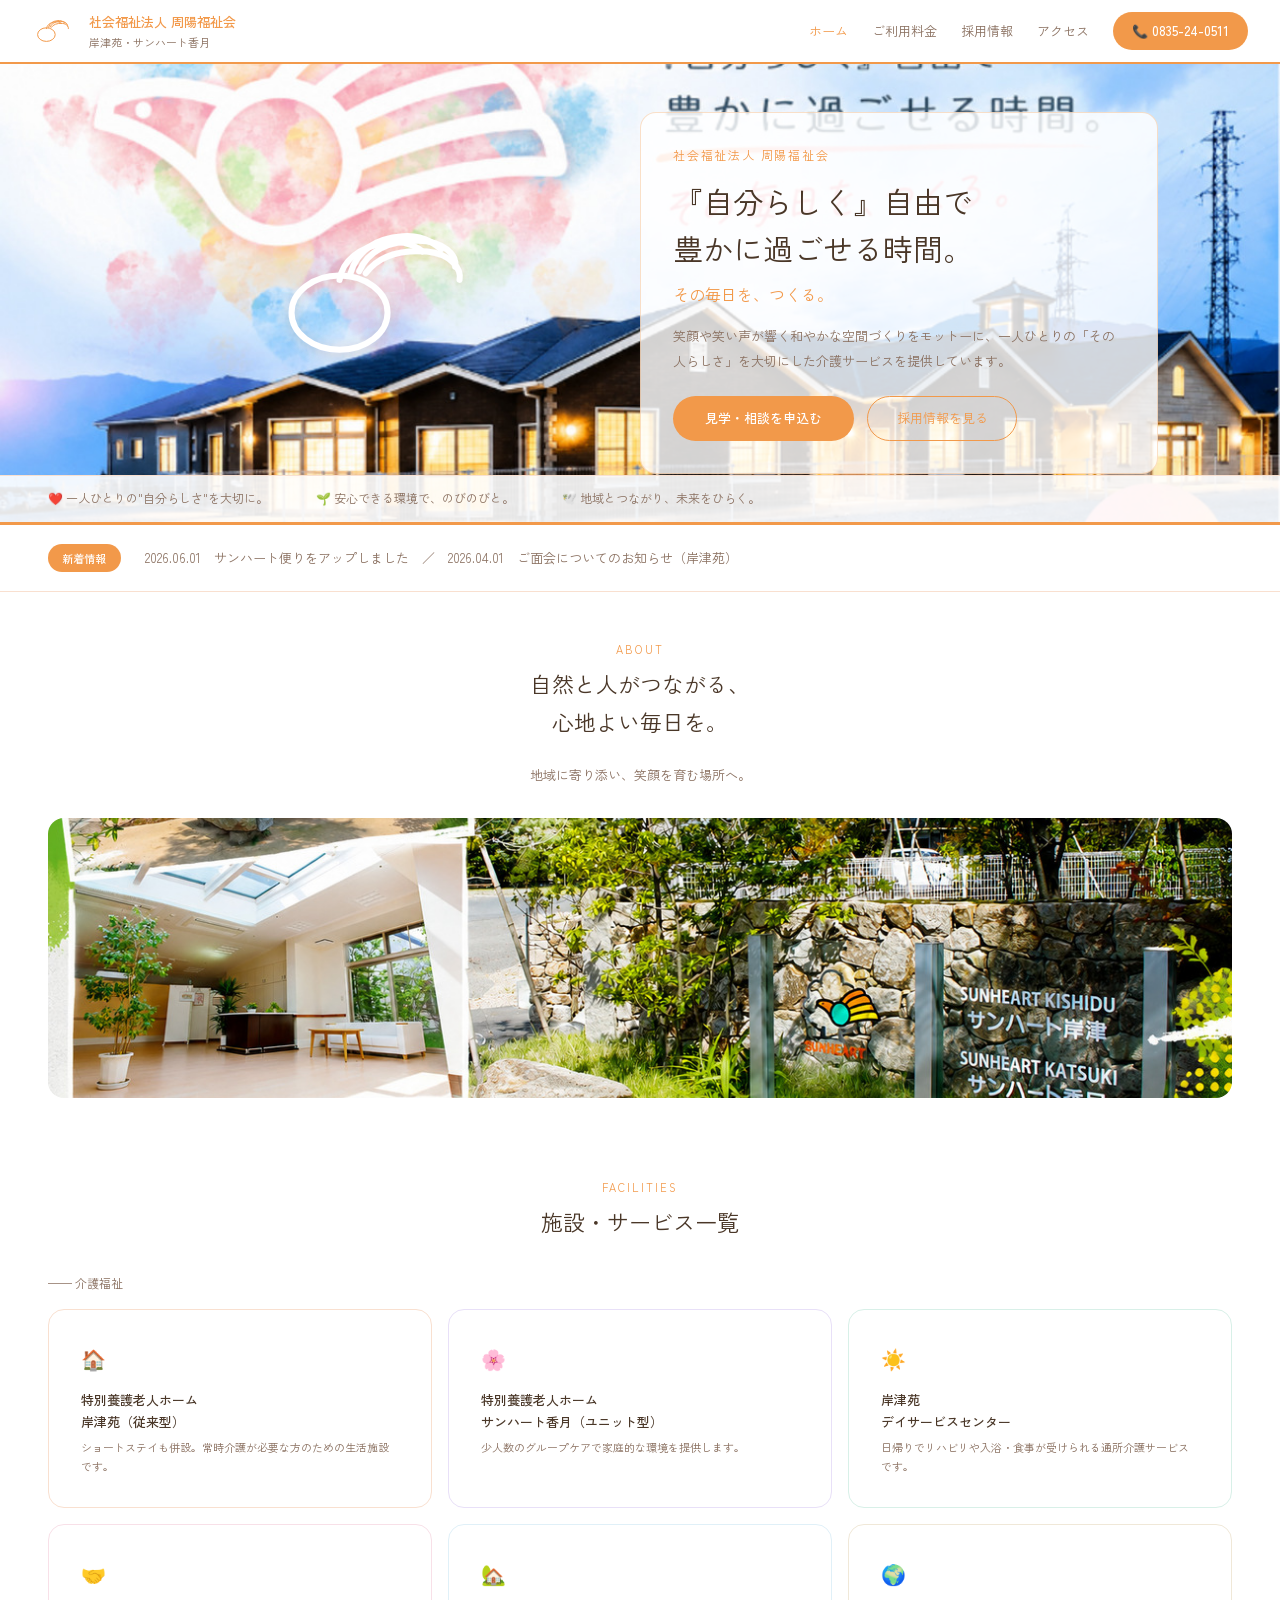
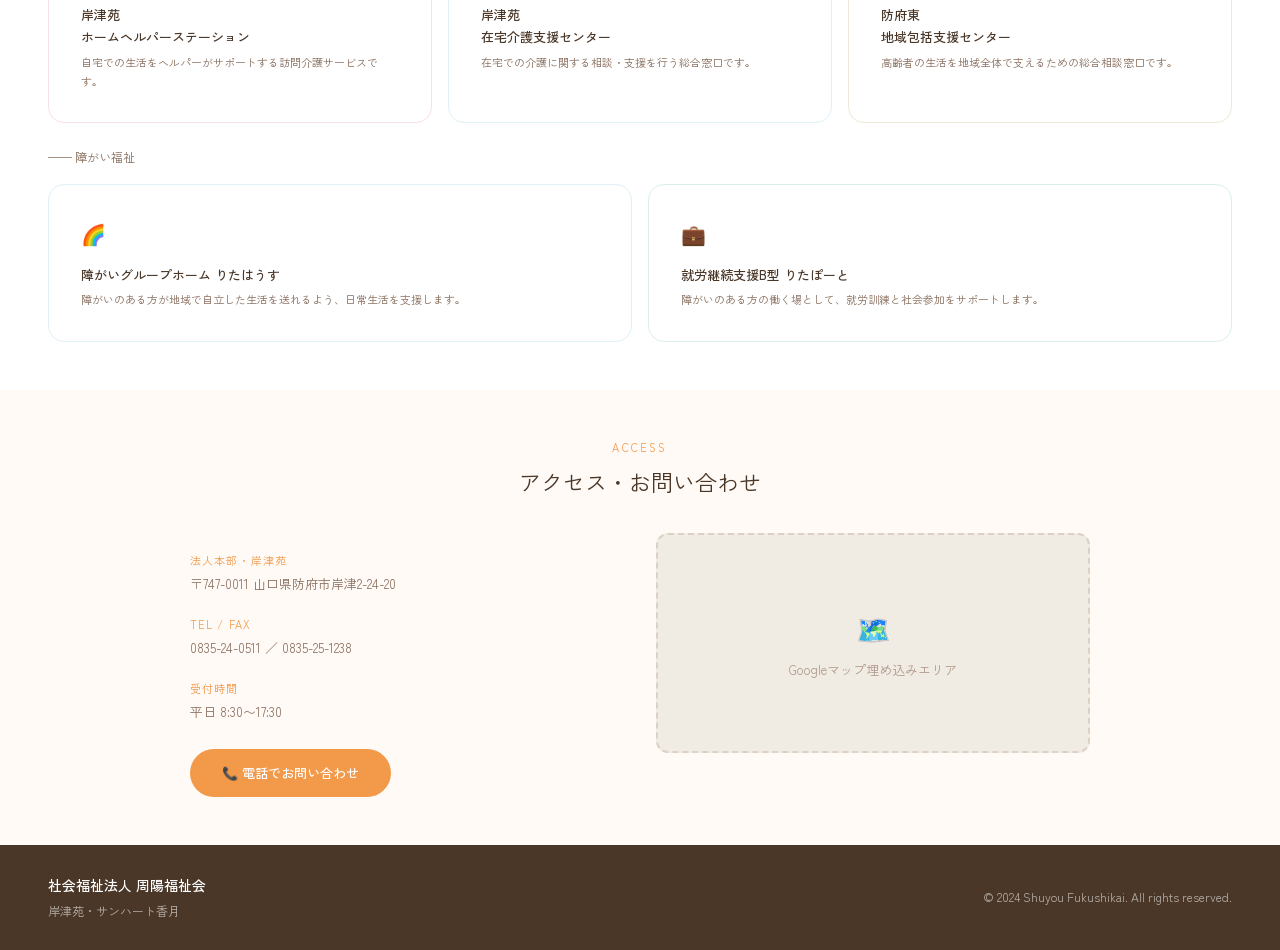
<file: index.html>
<!DOCTYPE html>
<html lang="ja">
<head>
<meta charset="UTF-8">
<meta name="viewport" content="width=device-width, initial-scale=1.0">
<meta name="description" content="社会福祉法人周陽福祉会「岸津苑」は、「自分らしく」自由で豊かに過ごせる安らぎの時間をモットーに、笑顔や笑い声が響く和やかな空間づくりを行っています。">
<title>社会福祉法人 周陽福祉会｜岸津苑・サンハート香月</title>
<link rel="stylesheet" href="style.css">
</head>
<body>

<!-- ナビゲーション -->
<nav>
  <a href="index.html" class="nav-logo">
    <svg width="44" height="32" viewBox="0 0 220 160" fill="none">
      <ellipse cx="72" cy="98" rx="44" ry="34" fill="none" stroke="#F2994A" stroke-width="5"/>
      <path d="M72 68 C75 50 90 38 115 34 C135 30 148 42 148 42" stroke="#F2994A" stroke-width="5" fill="none" stroke-linecap="round"/>
      <path d="M82 62 C88 42 104 30 130 28 C152 26 165 40 165 40" stroke="#F2994A" stroke-width="5" fill="none" stroke-linecap="round"/>
      <path d="M90 60 C98 42 116 32 144 32 C168 32 180 46 178 56" stroke="#F2994A" stroke-width="5" fill="none" stroke-linecap="round"/>
      <path d="M96 62 C106 48 124 40 152 42 C174 44 184 58 182 68" stroke="#F2994A" stroke-width="5" fill="none" stroke-linecap="round"/>
    </svg>
    <div class="nav-logo-text">
      <div class="name">社会福祉法人 周陽福祉会</div>
      <div class="sub">岸津苑・サンハート香月</div>
    </div>
  </a>
  <div class="nav-links">
    <a href="index.html" class="active">ホーム</a>
    <a href="price.html">ご利用料金</a>
    <a href="recruit.html">採用情報</a>
    <a href="#access">アクセス</a>
    <a href="tel:0835-24-0511" class="nav-tel">📞 0835-24-0511</a>
  </div>
</nav>

<!-- ヒーロー -->
<src="images/hero-image.jpg"-->
<div style="position:relative;overflow:hidden;min-height:460px;border-bottom:3px solid #F2994A;display:flex;align-items:center">

  <!-- 背景：画像が入るまでの水彩パステル -->
  <!-- 画像を使う場合はこの<svg>を削除して下の<img>のコメントを外してください -->
  <svg style="position:absolute;inset:0;width:100%;height:100%" viewBox="0 0 1200 460" preserveAspectRatio="xMidYMid slice" xmlns="http://www.w3.org/2000/svg">
    <filter id="b"><feGaussianBlur stdDeviation="28"/></filter>
    <g filter="url(#b)" opacity=".5">
      <ellipse cx="120" cy="100" rx="90" ry="80" fill="#F4A7B9"/>
      <ellipse cx="200" cy="80" rx="90" ry="80" fill="#F4A7B9"/>
      <ellipse cx="340" cy="160" rx="100" ry="90" fill="#F9C5A0"/>
      <ellipse cx="440" cy="130" rx="100" ry="90" fill="#F9C5A0"/>
      <ellipse cx="160" cy="260" rx="80" ry="72" fill="#FAE0A0"/>
      <ellipse cx="580" cy="90" rx="90" ry="80" fill="#A8D8C8"/>
      <ellipse cx="820" cy="140" rx="95" ry="85" fill="#A8C8F0"/>
      <ellipse cx="1000" cy="240" rx="90" ry="80" fill="#C8B4E8"/>
      <ellipse cx="420" cy="340" rx="100" ry="90" fill="#F4A7B9"/>
      <ellipse cx="900" cy="380" rx="110" ry="95" fill="#F9C5A0"/>
      <ellipse cx="700" cy="300" rx="85" ry="76" fill="#C8E8A8"/>
    </g>
    <rect width="1200" height="460" fill="rgba(255,250,246,0.3)"/>
  </svg>
  <img src="images/hero-image.jpg" style="position:absolute;inset:0;width:100%;height:100%;object-fit:cover" alt="周陽福祉会">

  <div style="position:relative;z-index:1;display:grid;grid-template-columns:1fr 1fr;width:100%;max-width:1100px;margin:0 auto;padding:3rem 2rem;align-items:center">
    <!-- 鳥ロゴ -->
    <div style="display:flex;align-items:center;justify-content:center">
      <svg width="240" height="180" viewBox="0 0 220 160" fill="none">
        <filter id="s"><feDropShadow dx="0" dy="2" stdDeviation="5" flood-color="rgba(242,153,74,0.25)"/></filter>
        <g filter="url(#s)">
          <ellipse cx="72" cy="98" rx="44" ry="34" fill="none" stroke="#fff" stroke-width="5.5"/>
          <path d="M72 68 C75 50 90 38 115 34 C135 30 148 42 148 42" stroke="#fff" stroke-width="5.5" fill="none" stroke-linecap="round"/>
          <path d="M82 62 C88 42 104 30 130 28 C152 26 165 40 165 40" stroke="#fff" stroke-width="5.5" fill="none" stroke-linecap="round"/>
          <path d="M90 60 C98 42 116 32 144 32 C168 32 180 46 178 56" stroke="#fff" stroke-width="5.5" fill="none" stroke-linecap="round"/>
          <path d="M96 62 C106 48 124 40 152 42 C174 44 184 58 182 68" stroke="#fff" stroke-width="5.5" fill="none" stroke-linecap="round"/>
        </g>
      </svg>
    </div>
    <!-- テキスト -->
    <div>
      <div style="background:rgba(255,255,255,0.82);border-radius:16px;padding:2rem;border:1.5px solid rgba(242,153,74,0.3)">
        <div style="font-size:12px;letter-spacing:.15em;color:#F2994A;margin-bottom:.8rem">社会福祉法人 周陽福祉会</div>
        <h1 style="font-size:clamp(20px,2.8vw,30px);font-weight:400;line-height:1.55;margin-bottom:.6rem">『自分らしく』自由で<br>豊かに過ごせる時間。</h1>
        <p style="font-size:16px;color:#F2994A;margin-bottom:1rem">その毎日を、つくる。</p>
        <p style="font-size:13px;color:#8A7060;line-height:1.9;margin-bottom:1.4rem">笑顔や笑い声が響く和やかな空間づくりをモットーに、一人ひとりの「その人らしさ」を大切にした介護サービスを提供しています。</p>
        <div style="display:flex;gap:.8rem;flex-wrap:wrap">
          <a href="#access" class="btn-orange">見学・相談を申込む</a>
          <a href="recruit.html" class="btn-outline">採用情報を見る</a>
        </div>
      </div>
    </div>
  </div>

  <!-- 3つのキャッチ -->
  <div style="position:absolute;bottom:0;left:0;right:0;background:rgba(255,255,255,0.9);padding:.8rem 3rem;display:flex;gap:3rem;border-top:1px solid #F9E0D0;z-index:2">
    <div style="font-size:12px;color:#8A7060">❤️ 一人ひとりの"自分らしさ"を大切に。</div>
    <div style="font-size:12px;color:#8A7060">🌱 安心できる環境で、のびのびと。</div>
    <div style="font-size:12px;color:#8A7060">🕊️ 地域とつながり、未来をひらく。</div>
  </div>
</div>

<!-- 新着情報 -->
<div style="background:#fff;border-bottom:1px solid #F9E0D0;padding:1.2rem 3rem;display:flex;align-items:center;gap:1.5rem">
  <div style="background:#F2994A;color:#fff;font-size:11px;padding:.3rem .9rem;border-radius:999px;white-space:nowrap;font-weight:500">新着情報</div>
  <div style="font-size:13px;color:#8A7060">
    <!-- ★苑だよりを更新する際はここを編集してください -->
    2026.06.01　サンハート便りをアップしました　／　2026.04.01　ご面会についてのお知らせ（岸津苑）
  </div>
</div>

<!-- 施設紹介エリア -->
<div style="padding:3rem;background:#fff">
  <div style="text-align:center;margin-bottom:2rem">
    <div class="section-label">ABOUT</div>
    <h2 class="section-title" style="text-align:center">自然と人がつながる、<br>心地よい毎日を。</h2>
    <p style="font-size:13px;color:#8A7060">地域に寄り添い、笑顔を育む場所へ。</p>
  </div>
  <!-- ★画像②（about-image.jpg）を用意したら src="images/about-image.jpg" に変更 -->
  <img src="images/about-image.jpg" style="width:100%;height:280px;object-fit:cover;border-radius:16px;margin-bottom:2rem" alt="施設紹介">
</div>

<!-- 施設一覧 -->
<div style="padding:0 3rem 3rem;background:#fff">
  <div style="text-align:center;margin-bottom:2rem">
    <div class="section-label">FACILITIES</div>
    <h2 class="section-title" style="text-align:center">施設・サービス一覧</h2>
  </div>

  <p style="font-size:12px;color:#8A7060;margin-bottom:1rem">── 介護福祉</p>
  <div style="display:grid;grid-template-columns:repeat(3,1fr);gap:1rem;margin-bottom:1.5rem">
    <div class="card" style="margin-bottom:0">
      <div style="font-size:20px;margin-bottom:.8rem">🏠</div>
      <div style="font-size:13px;font-weight:500;margin-bottom:.3rem">特別養護老人ホーム<br>岸津苑（従来型）</div>
      <div style="font-size:11px;color:#8A7060;line-height:1.7">ショートステイも併設。常時介護が必要な方のための生活施設です。</div>
    </div>
    <div class="card" style="margin-bottom:0;border-color:#E8E0F8">
      <div style="font-size:20px;margin-bottom:.8rem">🌸</div>
      <div style="font-size:13px;font-weight:500;margin-bottom:.3rem">特別養護老人ホーム<br>サンハート香月（ユニット型）</div>
      <div style="font-size:11px;color:#8A7060;line-height:1.7">少人数のグループケアで家庭的な環境を提供します。</div>
    </div>
    <div class="card" style="margin-bottom:0;border-color:#D8F0E8">
      <div style="font-size:20px;margin-bottom:.8rem">☀️</div>
      <div style="font-size:13px;font-weight:500;margin-bottom:.3rem">岸津苑<br>デイサービスセンター</div>
      <div style="font-size:11px;color:#8A7060;line-height:1.7">日帰りでリハビリや入浴・食事が受けられる通所介護サービスです。</div>
    </div>
    <div class="card" style="margin-bottom:0;border-color:#F8E0E8">
      <div style="font-size:20px;margin-bottom:.8rem">🤝</div>
      <div style="font-size:13px;font-weight:500;margin-bottom:.3rem">岸津苑<br>ホームヘルパーステーション</div>
      <div style="font-size:11px;color:#8A7060;line-height:1.7">自宅での生活をヘルパーがサポートする訪問介護サービスです。</div>
    </div>
    <div class="card" style="margin-bottom:0;border-color:#E0F0F8">
      <div style="font-size:20px;margin-bottom:.8rem">🏡</div>
      <div style="font-size:13px;font-weight:500;margin-bottom:.3rem">岸津苑<br>在宅介護支援センター</div>
      <div style="font-size:11px;color:#8A7060;line-height:1.7">在宅での介護に関する相談・支援を行う総合窓口です。</div>
    </div>
    <div class="card" style="margin-bottom:0;border-color:#F0E8D8">
      <div style="font-size:20px;margin-bottom:.8rem">🌍</div>
      <div style="font-size:13px;font-weight:500;margin-bottom:.3rem">防府東<br>地域包括支援センター</div>
      <div style="font-size:11px;color:#8A7060;line-height:1.7">高齢者の生活を地域全体で支えるための総合相談窓口です。</div>
    </div>
  </div>

  <p style="font-size:12px;color:#8A7060;margin-bottom:1rem">── 障がい福祉</p>
  <div style="display:grid;grid-template-columns:repeat(2,1fr);gap:1rem">
    <div class="card" style="margin-bottom:0;border-color:#E0F0F8">
      <div style="font-size:20px;margin-bottom:.8rem">🌈</div>
      <div style="font-size:13px;font-weight:500;margin-bottom:.3rem">障がいグループホーム りたはうす</div>
      <div style="font-size:11px;color:#8A7060;line-height:1.7">障がいのある方が地域で自立した生活を送れるよう、日常生活を支援します。</div>
    </div>
    <div class="card" style="margin-bottom:0;border-color:#D8F0E8">
      <div style="font-size:20px;margin-bottom:.8rem">💼</div>
      <div style="font-size:13px;font-weight:500;margin-bottom:.3rem">就労継続支援B型 りたぽーと</div>
      <div style="font-size:11px;color:#8A7060;line-height:1.7">障がいのある方の働く場として、就労訓練と社会参加をサポートします。</div>
    </div>
  </div>
</div>

<!-- アクセス -->
<div id="access" style="background:var(--cream);padding:3rem">
  <div style="text-align:center;margin-bottom:2rem">
    <div class="section-label">ACCESS</div>
    <h2 class="section-title" style="text-align:center">アクセス・お問い合わせ</h2>
  </div>
  <div style="display:grid;grid-template-columns:1fr 1fr;gap:2rem;max-width:900px;margin:0 auto">
    <dl style="font-size:13px;line-height:2">
      <dt style="font-size:11px;letter-spacing:.1em;color:#F2994A;margin-top:1rem">法人本部・岸津苑</dt>
      <dd style="color:#8A7060">〒747-0011 山口県防府市岸津2-24-20</dd>
      <dt style="font-size:11px;letter-spacing:.1em;color:#F2994A;margin-top:1rem">TEL / FAX</dt>
      <dd style="color:#8A7060">0835-24-0511 ／ 0835-25-1238</dd>
      <dt style="font-size:11px;letter-spacing:.1em;color:#F2994A;margin-top:1rem">受付時間</dt>
      <dd style="color:#8A7060">平日 8:30〜17:30</dd>
      <div style="margin-top:1.5rem">
        <a href="tel:0835-24-0511" class="btn-orange">📞 電話でお問い合わせ</a>
      </div>
    </dl>
    <!-- ★Googleマップの埋め込みコードをここに貼ってください -->
    <div class="img-slot" style="border-radius:12px;height:220px;font-size:13px">
      <span style="font-size:28px">🗺️</span>
      Googleマップ埋め込みエリア
    </div>
  </div>
</div>

<footer>
  <div>
    <div class="footer-name">社会福祉法人 周陽福祉会</div>
    <div>岸津苑・サンハート香月</div>
  </div>
  <div>© 2024 Shuyou Fukushikai. All rights reserved.</div>
</footer>

</body>
</html>
</file>
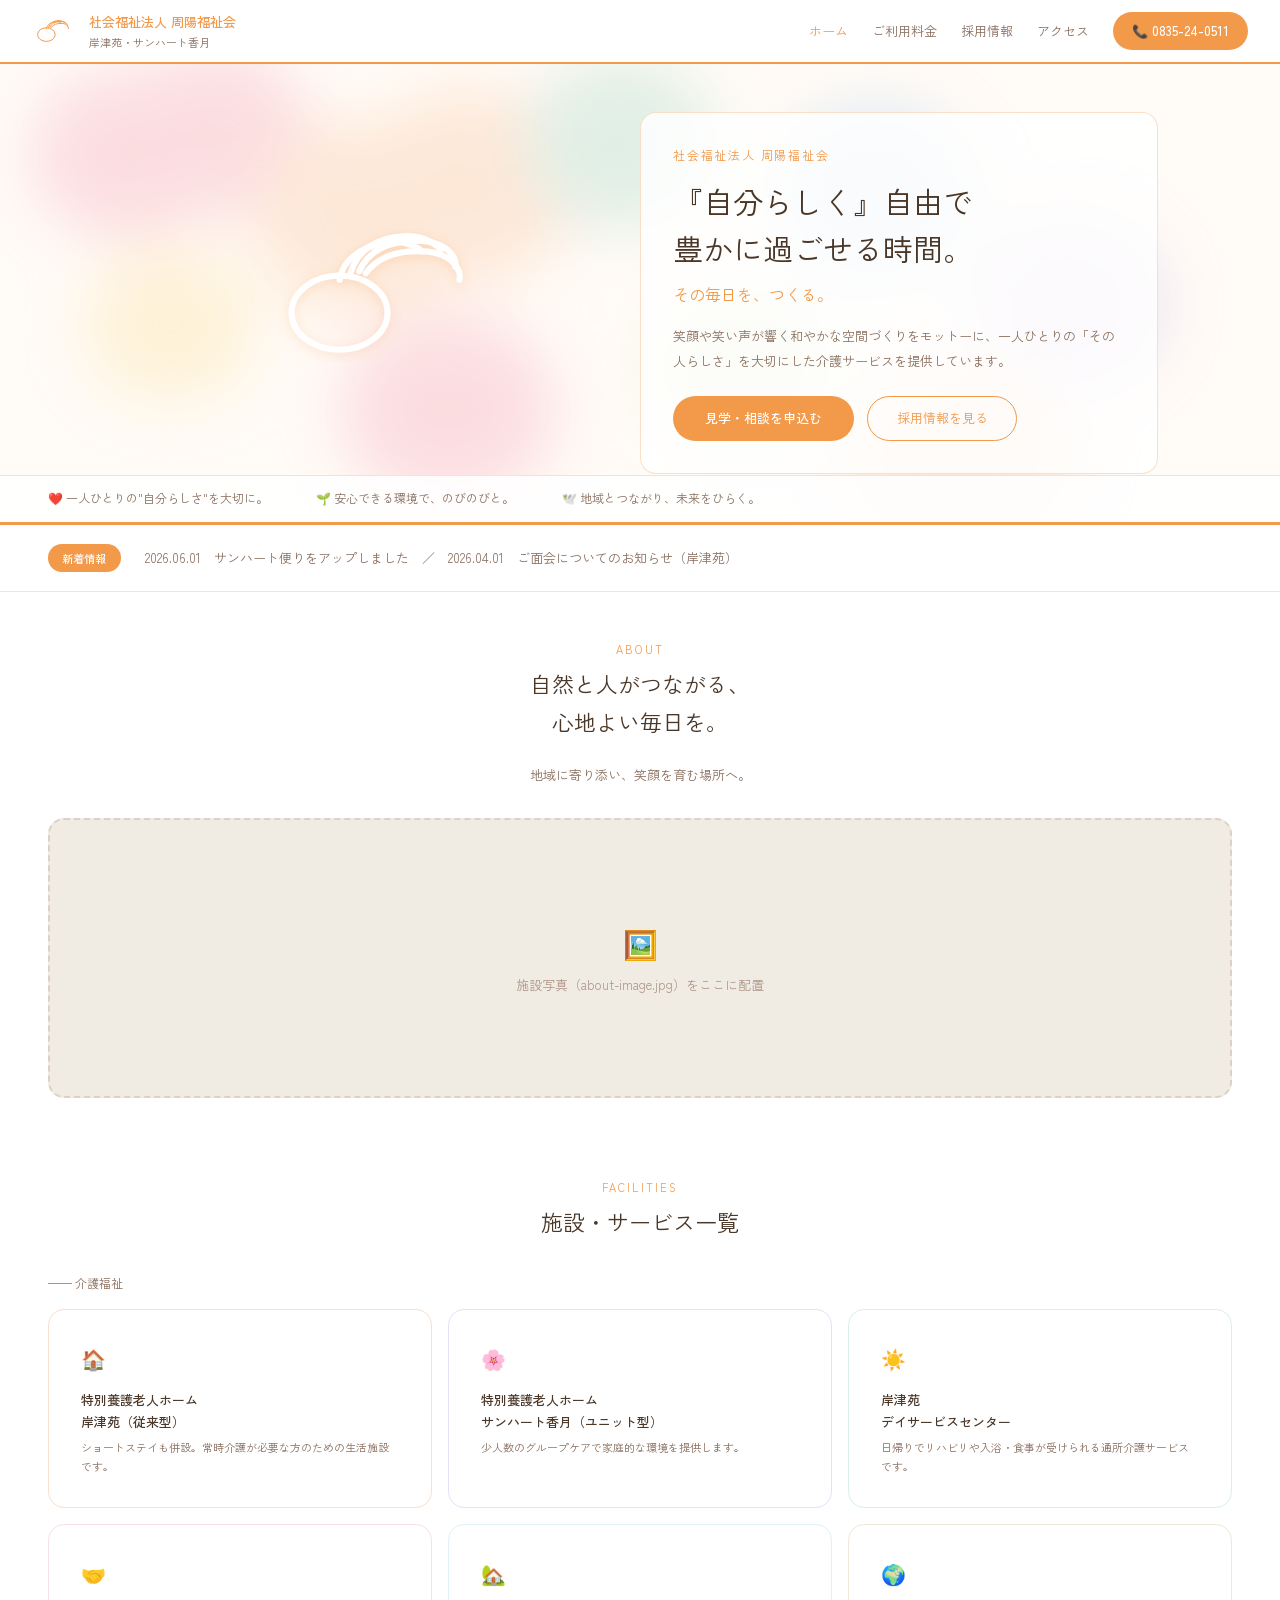
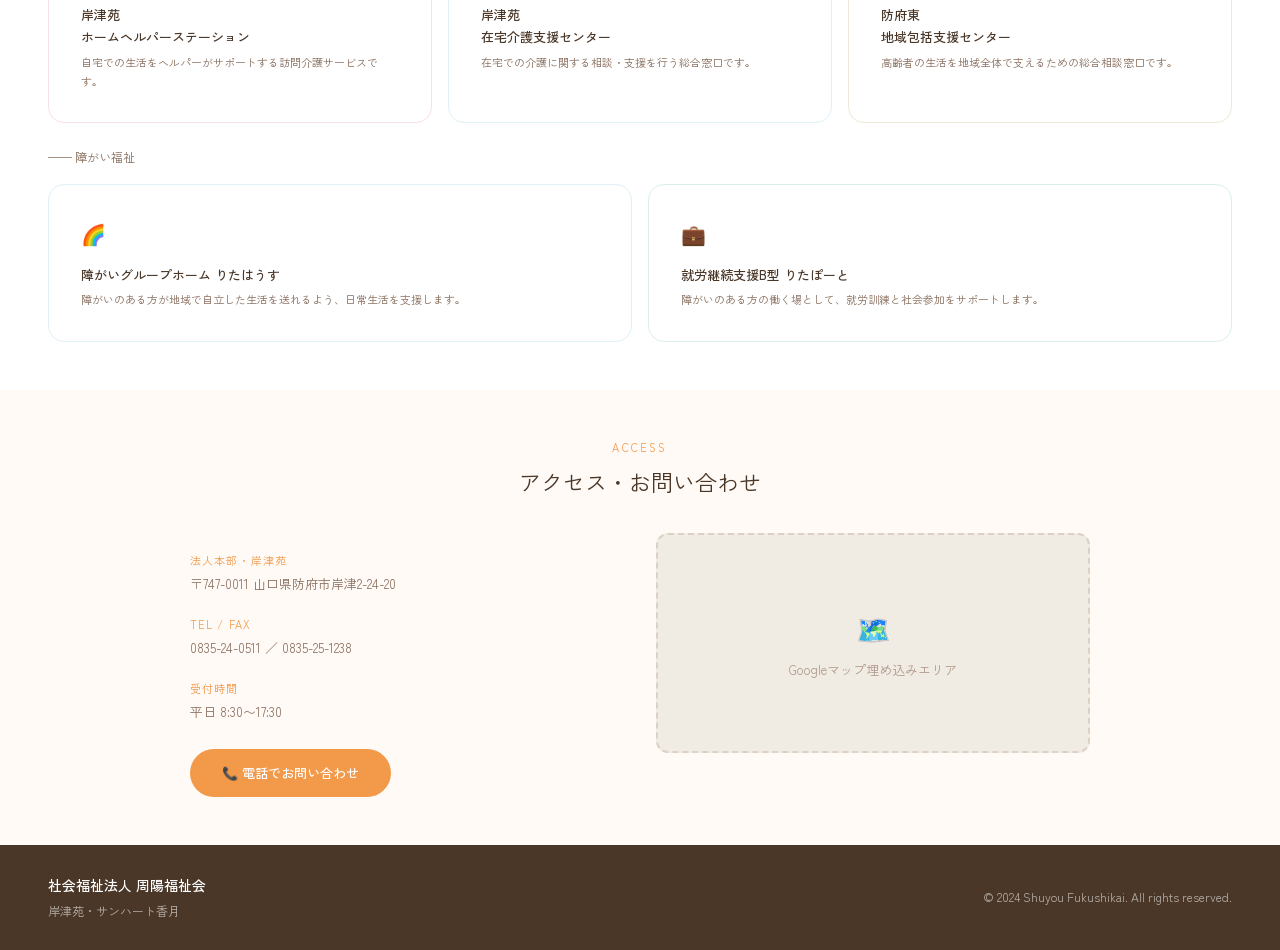
<file: shuyou/index.html>
<!DOCTYPE html>
<html lang="ja">
<head>
<meta charset="UTF-8">
<meta name="viewport" content="width=device-width, initial-scale=1.0">
<meta name="description" content="社会福祉法人周陽福祉会「岸津苑」は、「自分らしく」自由で豊かに過ごせる安らぎの時間をモットーに、笑顔や笑い声が響く和やかな空間づくりを行っています。">
<title>社会福祉法人 周陽福祉会｜岸津苑・サンハート香月</title>
<link rel="stylesheet" href="style.css">
</head>
<body>

<!-- ナビゲーション -->
<nav>
  <a href="index.html" class="nav-logo">
    <svg width="44" height="32" viewBox="0 0 220 160" fill="none">
      <ellipse cx="72" cy="98" rx="44" ry="34" fill="none" stroke="#F2994A" stroke-width="5"/>
      <path d="M72 68 C75 50 90 38 115 34 C135 30 148 42 148 42" stroke="#F2994A" stroke-width="5" fill="none" stroke-linecap="round"/>
      <path d="M82 62 C88 42 104 30 130 28 C152 26 165 40 165 40" stroke="#F2994A" stroke-width="5" fill="none" stroke-linecap="round"/>
      <path d="M90 60 C98 42 116 32 144 32 C168 32 180 46 178 56" stroke="#F2994A" stroke-width="5" fill="none" stroke-linecap="round"/>
      <path d="M96 62 C106 48 124 40 152 42 C174 44 184 58 182 68" stroke="#F2994A" stroke-width="5" fill="none" stroke-linecap="round"/>
    </svg>
    <div class="nav-logo-text">
      <div class="name">社会福祉法人 周陽福祉会</div>
      <div class="sub">岸津苑・サンハート香月</div>
    </div>
  </a>
  <div class="nav-links">
    <a href="index.html" class="active">ホーム</a>
    <a href="price.html">ご利用料金</a>
    <a href="recruit.html">採用情報</a>
    <a href="#access">アクセス</a>
    <a href="tel:0835-24-0511" class="nav-tel">📞 0835-24-0511</a>
  </div>
</nav>

<!-- ヒーロー -->
<!-- ★画像①（hero-image.jpg）を用意したら src="images/hero-image.jpg" に変更してください -->
<div style="position:relative;overflow:hidden;min-height:460px;border-bottom:3px solid #F2994A;display:flex;align-items:center">

  <!-- 背景：画像が入るまでの水彩パステル -->
  <!-- 画像を使う場合はこの<svg>を削除して下の<img>のコメントを外してください -->
  <svg style="position:absolute;inset:0;width:100%;height:100%" viewBox="0 0 1200 460" preserveAspectRatio="xMidYMid slice" xmlns="http://www.w3.org/2000/svg">
    <filter id="b"><feGaussianBlur stdDeviation="28"/></filter>
    <g filter="url(#b)" opacity=".5">
      <ellipse cx="120" cy="100" rx="90" ry="80" fill="#F4A7B9"/>
      <ellipse cx="200" cy="80" rx="90" ry="80" fill="#F4A7B9"/>
      <ellipse cx="340" cy="160" rx="100" ry="90" fill="#F9C5A0"/>
      <ellipse cx="440" cy="130" rx="100" ry="90" fill="#F9C5A0"/>
      <ellipse cx="160" cy="260" rx="80" ry="72" fill="#FAE0A0"/>
      <ellipse cx="580" cy="90" rx="90" ry="80" fill="#A8D8C8"/>
      <ellipse cx="820" cy="140" rx="95" ry="85" fill="#A8C8F0"/>
      <ellipse cx="1000" cy="240" rx="90" ry="80" fill="#C8B4E8"/>
      <ellipse cx="420" cy="340" rx="100" ry="90" fill="#F4A7B9"/>
      <ellipse cx="900" cy="380" rx="110" ry="95" fill="#F9C5A0"/>
      <ellipse cx="700" cy="300" rx="85" ry="76" fill="#C8E8A8"/>
    </g>
    <rect width="1200" height="460" fill="rgba(255,250,246,0.3)"/>
  </svg>
  <!-- <img src="images/hero-image.jpg" style="position:absolute;inset:0;width:100%;height:100%;object-fit:cover" alt="周陽福祉会"> -->

  <div style="position:relative;z-index:1;display:grid;grid-template-columns:1fr 1fr;width:100%;max-width:1100px;margin:0 auto;padding:3rem 2rem;align-items:center">
    <!-- 鳥ロゴ -->
    <div style="display:flex;align-items:center;justify-content:center">
      <svg width="240" height="180" viewBox="0 0 220 160" fill="none">
        <filter id="s"><feDropShadow dx="0" dy="2" stdDeviation="5" flood-color="rgba(242,153,74,0.25)"/></filter>
        <g filter="url(#s)">
          <ellipse cx="72" cy="98" rx="44" ry="34" fill="none" stroke="#fff" stroke-width="5.5"/>
          <path d="M72 68 C75 50 90 38 115 34 C135 30 148 42 148 42" stroke="#fff" stroke-width="5.5" fill="none" stroke-linecap="round"/>
          <path d="M82 62 C88 42 104 30 130 28 C152 26 165 40 165 40" stroke="#fff" stroke-width="5.5" fill="none" stroke-linecap="round"/>
          <path d="M90 60 C98 42 116 32 144 32 C168 32 180 46 178 56" stroke="#fff" stroke-width="5.5" fill="none" stroke-linecap="round"/>
          <path d="M96 62 C106 48 124 40 152 42 C174 44 184 58 182 68" stroke="#fff" stroke-width="5.5" fill="none" stroke-linecap="round"/>
        </g>
      </svg>
    </div>
    <!-- テキスト -->
    <div>
      <div style="background:rgba(255,255,255,0.82);border-radius:16px;padding:2rem;border:1.5px solid rgba(242,153,74,0.3)">
        <div style="font-size:12px;letter-spacing:.15em;color:#F2994A;margin-bottom:.8rem">社会福祉法人 周陽福祉会</div>
        <h1 style="font-size:clamp(20px,2.8vw,30px);font-weight:400;line-height:1.55;margin-bottom:.6rem">『自分らしく』自由で<br>豊かに過ごせる時間。</h1>
        <p style="font-size:16px;color:#F2994A;margin-bottom:1rem">その毎日を、つくる。</p>
        <p style="font-size:13px;color:#8A7060;line-height:1.9;margin-bottom:1.4rem">笑顔や笑い声が響く和やかな空間づくりをモットーに、一人ひとりの「その人らしさ」を大切にした介護サービスを提供しています。</p>
        <div style="display:flex;gap:.8rem;flex-wrap:wrap">
          <a href="#access" class="btn-orange">見学・相談を申込む</a>
          <a href="recruit.html" class="btn-outline">採用情報を見る</a>
        </div>
      </div>
    </div>
  </div>

  <!-- 3つのキャッチ -->
  <div style="position:absolute;bottom:0;left:0;right:0;background:rgba(255,255,255,0.9);padding:.8rem 3rem;display:flex;gap:3rem;border-top:1px solid #F9E0D0;z-index:2">
    <div style="font-size:12px;color:#8A7060">❤️ 一人ひとりの"自分らしさ"を大切に。</div>
    <div style="font-size:12px;color:#8A7060">🌱 安心できる環境で、のびのびと。</div>
    <div style="font-size:12px;color:#8A7060">🕊️ 地域とつながり、未来をひらく。</div>
  </div>
</div>

<!-- 新着情報 -->
<div style="background:#fff;border-bottom:1px solid #F9E0D0;padding:1.2rem 3rem;display:flex;align-items:center;gap:1.5rem">
  <div style="background:#F2994A;color:#fff;font-size:11px;padding:.3rem .9rem;border-radius:999px;white-space:nowrap;font-weight:500">新着情報</div>
  <div style="font-size:13px;color:#8A7060">
    <!-- ★苑だよりを更新する際はここを編集してください -->
    2026.06.01　サンハート便りをアップしました　／　2026.04.01　ご面会についてのお知らせ（岸津苑）
  </div>
</div>

<!-- 施設紹介エリア -->
<div style="padding:3rem;background:#fff">
  <div style="text-align:center;margin-bottom:2rem">
    <div class="section-label">ABOUT</div>
    <h2 class="section-title" style="text-align:center">自然と人がつながる、<br>心地よい毎日を。</h2>
    <p style="font-size:13px;color:#8A7060">地域に寄り添い、笑顔を育む場所へ。</p>
  </div>
  <!-- ★画像②（about-image.jpg）を用意したら src="images/about-image.jpg" に変更 -->
  <div class="img-slot" style="width:100%;height:280px;border-radius:16px;margin-bottom:2rem;font-size:13px">
    <span style="font-size:28px">🖼️</span>
    施設写真（about-image.jpg）をここに配置
  </div>
</div>

<!-- 施設一覧 -->
<div style="padding:0 3rem 3rem;background:#fff">
  <div style="text-align:center;margin-bottom:2rem">
    <div class="section-label">FACILITIES</div>
    <h2 class="section-title" style="text-align:center">施設・サービス一覧</h2>
  </div>

  <p style="font-size:12px;color:#8A7060;margin-bottom:1rem">── 介護福祉</p>
  <div style="display:grid;grid-template-columns:repeat(3,1fr);gap:1rem;margin-bottom:1.5rem">
    <div class="card" style="margin-bottom:0">
      <div style="font-size:20px;margin-bottom:.8rem">🏠</div>
      <div style="font-size:13px;font-weight:500;margin-bottom:.3rem">特別養護老人ホーム<br>岸津苑（従来型）</div>
      <div style="font-size:11px;color:#8A7060;line-height:1.7">ショートステイも併設。常時介護が必要な方のための生活施設です。</div>
    </div>
    <div class="card" style="margin-bottom:0;border-color:#E8E0F8">
      <div style="font-size:20px;margin-bottom:.8rem">🌸</div>
      <div style="font-size:13px;font-weight:500;margin-bottom:.3rem">特別養護老人ホーム<br>サンハート香月（ユニット型）</div>
      <div style="font-size:11px;color:#8A7060;line-height:1.7">少人数のグループケアで家庭的な環境を提供します。</div>
    </div>
    <div class="card" style="margin-bottom:0;border-color:#D8F0E8">
      <div style="font-size:20px;margin-bottom:.8rem">☀️</div>
      <div style="font-size:13px;font-weight:500;margin-bottom:.3rem">岸津苑<br>デイサービスセンター</div>
      <div style="font-size:11px;color:#8A7060;line-height:1.7">日帰りでリハビリや入浴・食事が受けられる通所介護サービスです。</div>
    </div>
    <div class="card" style="margin-bottom:0;border-color:#F8E0E8">
      <div style="font-size:20px;margin-bottom:.8rem">🤝</div>
      <div style="font-size:13px;font-weight:500;margin-bottom:.3rem">岸津苑<br>ホームヘルパーステーション</div>
      <div style="font-size:11px;color:#8A7060;line-height:1.7">自宅での生活をヘルパーがサポートする訪問介護サービスです。</div>
    </div>
    <div class="card" style="margin-bottom:0;border-color:#E0F0F8">
      <div style="font-size:20px;margin-bottom:.8rem">🏡</div>
      <div style="font-size:13px;font-weight:500;margin-bottom:.3rem">岸津苑<br>在宅介護支援センター</div>
      <div style="font-size:11px;color:#8A7060;line-height:1.7">在宅での介護に関する相談・支援を行う総合窓口です。</div>
    </div>
    <div class="card" style="margin-bottom:0;border-color:#F0E8D8">
      <div style="font-size:20px;margin-bottom:.8rem">🌍</div>
      <div style="font-size:13px;font-weight:500;margin-bottom:.3rem">防府東<br>地域包括支援センター</div>
      <div style="font-size:11px;color:#8A7060;line-height:1.7">高齢者の生活を地域全体で支えるための総合相談窓口です。</div>
    </div>
  </div>

  <p style="font-size:12px;color:#8A7060;margin-bottom:1rem">── 障がい福祉</p>
  <div style="display:grid;grid-template-columns:repeat(2,1fr);gap:1rem">
    <div class="card" style="margin-bottom:0;border-color:#E0F0F8">
      <div style="font-size:20px;margin-bottom:.8rem">🌈</div>
      <div style="font-size:13px;font-weight:500;margin-bottom:.3rem">障がいグループホーム りたはうす</div>
      <div style="font-size:11px;color:#8A7060;line-height:1.7">障がいのある方が地域で自立した生活を送れるよう、日常生活を支援します。</div>
    </div>
    <div class="card" style="margin-bottom:0;border-color:#D8F0E8">
      <div style="font-size:20px;margin-bottom:.8rem">💼</div>
      <div style="font-size:13px;font-weight:500;margin-bottom:.3rem">就労継続支援B型 りたぽーと</div>
      <div style="font-size:11px;color:#8A7060;line-height:1.7">障がいのある方の働く場として、就労訓練と社会参加をサポートします。</div>
    </div>
  </div>
</div>

<!-- アクセス -->
<div id="access" style="background:var(--cream);padding:3rem">
  <div style="text-align:center;margin-bottom:2rem">
    <div class="section-label">ACCESS</div>
    <h2 class="section-title" style="text-align:center">アクセス・お問い合わせ</h2>
  </div>
  <div style="display:grid;grid-template-columns:1fr 1fr;gap:2rem;max-width:900px;margin:0 auto">
    <dl style="font-size:13px;line-height:2">
      <dt style="font-size:11px;letter-spacing:.1em;color:#F2994A;margin-top:1rem">法人本部・岸津苑</dt>
      <dd style="color:#8A7060">〒747-0011 山口県防府市岸津2-24-20</dd>
      <dt style="font-size:11px;letter-spacing:.1em;color:#F2994A;margin-top:1rem">TEL / FAX</dt>
      <dd style="color:#8A7060">0835-24-0511 ／ 0835-25-1238</dd>
      <dt style="font-size:11px;letter-spacing:.1em;color:#F2994A;margin-top:1rem">受付時間</dt>
      <dd style="color:#8A7060">平日 8:30〜17:30</dd>
      <div style="margin-top:1.5rem">
        <a href="tel:0835-24-0511" class="btn-orange">📞 電話でお問い合わせ</a>
      </div>
    </dl>
    <!-- ★Googleマップの埋め込みコードをここに貼ってください -->
    <div class="img-slot" style="border-radius:12px;height:220px;font-size:13px">
      <span style="font-size:28px">🗺️</span>
      Googleマップ埋め込みエリア
    </div>
  </div>
</div>

<footer>
  <div>
    <div class="footer-name">社会福祉法人 周陽福祉会</div>
    <div>岸津苑・サンハート香月</div>
  </div>
  <div>© 2024 Shuyou Fukushikai. All rights reserved.</div>
</footer>

</body>
</html>
</file>
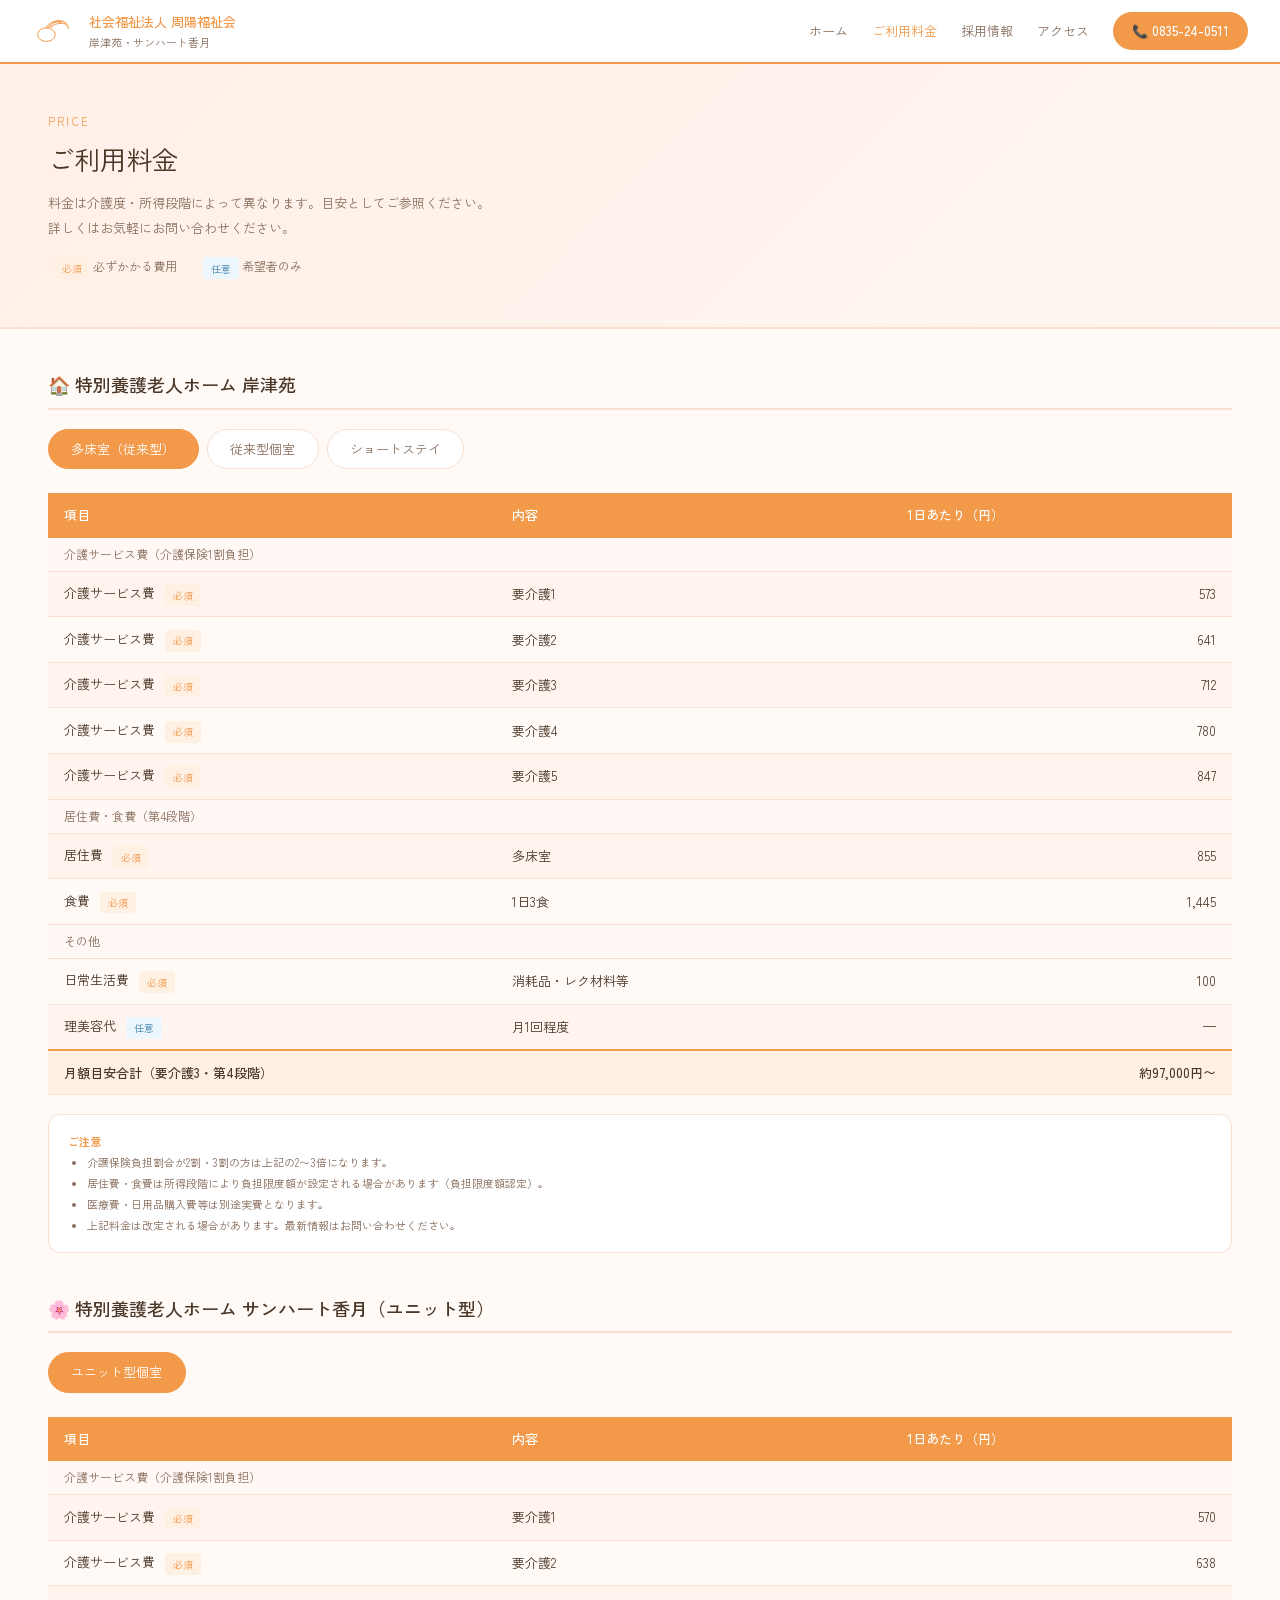
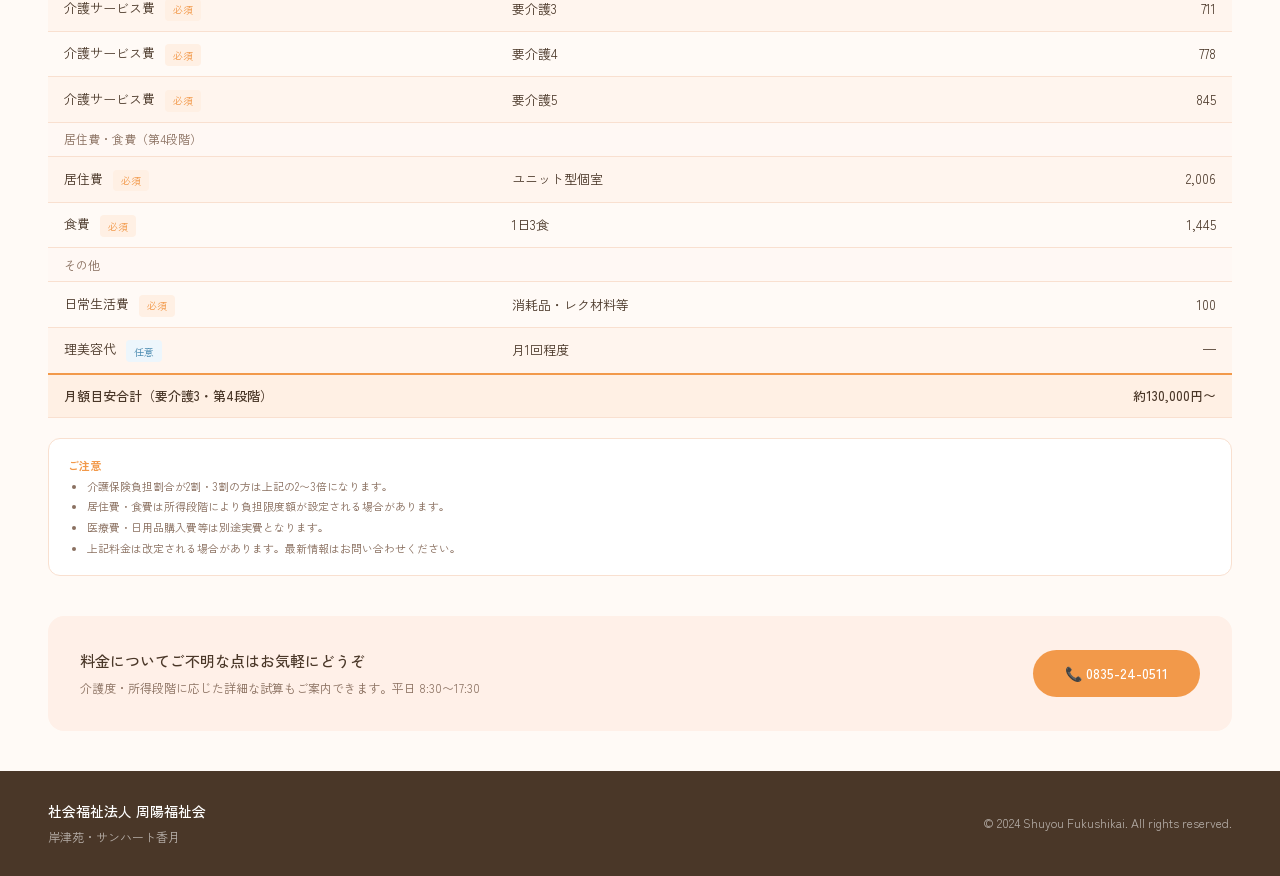
<file: price.html>
<!DOCTYPE html>
<html lang="ja">
<head>
<meta charset="UTF-8">
<meta name="viewport" content="width=device-width, initial-scale=1.0">
<meta name="description" content="社会福祉法人周陽福祉会 岸津苑・サンハート香月のご利用料金案内。特別養護老人ホーム・ショートステイ・デイサービスの料金をご確認いただけます。">
<title>ご利用料金｜社会福祉法人 周陽福祉会</title>
<link rel="stylesheet" href="style.css">
<style>
.tab-wrap { display:flex; gap:.5rem; margin-bottom:1.5rem; flex-wrap:wrap; }
.tab {
  padding:.5rem 1.4rem; border-radius:999px; font-size:13px; cursor:pointer;
  border:1.5px solid #F9E0D0; background:#fff; color:#8A7060; transition:all .2s;
}
.tab:hover { border-color:#F2994A; color:#F2994A; }
.tab.active { background:#F2994A; color:#fff; border-color:#F2994A; }
.panel { display:none; }
.panel.active { display:block; }
table { width:100%; border-collapse:collapse; font-size:13px; margin-bottom:1rem; }
thead tr { background:#F2994A; color:#fff; }
thead th { padding:.7rem 1rem; text-align:left; font-weight:500; }
tbody tr:nth-child(even) { background:#FFF5EE; }
tbody tr:hover { background:#FFE8D6; }
tbody td { padding:.65rem 1rem; border-bottom:1px solid #F9E0D0; }
td.num { text-align:right; font-variant-numeric:tabular-nums; }
td.cat { color:#8A7060; font-size:12px; background:#FFF8F4; padding:.4rem 1rem; }
tr.subtotal td { background:#FFF0E4; font-weight:500; border-top:2px solid #F2994A; }
.badge { display:inline-block; font-size:10px; padding:.15rem .5rem; border-radius:4px; margin-left:.4rem; vertical-align:middle; }
.badge-req { background:#FFF0E4; color:#F2994A; }
.badge-opt { background:#EDF6FC; color:#4A8AB0; }
.disclaimer { font-size:11px; color:#8A7060; line-height:1.9; background:#fff; border:1px solid #F9E0D0; border-radius:12px; padding:1rem 1.2rem; margin-top:1.2rem; }
.disclaimer li { margin-left:1.2rem; }
</style>
</head>
<body>

<nav>
  <a href="index.html" class="nav-logo">
    <svg width="44" height="32" viewBox="0 0 220 160" fill="none">
      <ellipse cx="72" cy="98" rx="44" ry="34" fill="none" stroke="#F2994A" stroke-width="5"/>
      <path d="M72 68 C75 50 90 38 115 34 C135 30 148 42 148 42" stroke="#F2994A" stroke-width="5" fill="none" stroke-linecap="round"/>
      <path d="M82 62 C88 42 104 30 130 28 C152 26 165 40 165 40" stroke="#F2994A" stroke-width="5" fill="none" stroke-linecap="round"/>
      <path d="M90 60 C98 42 116 32 144 32 C168 32 180 46 178 56" stroke="#F2994A" stroke-width="5" fill="none" stroke-linecap="round"/>
      <path d="M96 62 C106 48 124 40 152 42 C174 44 184 58 182 68" stroke="#F2994A" stroke-width="5" fill="none" stroke-linecap="round"/>
    </svg>
    <div class="nav-logo-text">
      <div class="name">社会福祉法人 周陽福祉会</div>
      <div class="sub">岸津苑・サンハート香月</div>
    </div>
  </a>
  <div class="nav-links">
    <a href="index.html">ホーム</a>
    <a href="price.html" class="active">ご利用料金</a>
    <a href="recruit.html">採用情報</a>
    <a href="index.html#access">アクセス</a>
    <a href="tel:0835-24-0511" class="nav-tel">📞 0835-24-0511</a>
  </div>
</nav>

<div style="background:linear-gradient(135deg,#FFF0E8,#FEF6F0);padding:3rem;border-bottom:2px solid #F9E0D0">
  <div class="section-label">PRICE</div>
  <h1 style="font-size:26px;font-weight:400;margin-bottom:.6rem">ご利用料金</h1>
  <p style="font-size:13px;color:#8A7060;line-height:1.9;max-width:600px">
    料金は介護度・所得段階によって異なります。目安としてご参照ください。<br>
    詳しくはお気軽にお問い合わせください。
  </p>
  <div style="display:inline-flex;gap:1.2rem;margin-top:1rem;font-size:12px;color:#8A7060">
    <span><span class="badge badge-req">必須</span> 必ずかかる費用</span>
    <span><span class="badge badge-opt">任意</span> 希望者のみ</span>
  </div>
</div>

<div style="padding:2.5rem 3rem">

  <!-- ===== 岸津苑 ===== -->
  <h2 style="font-size:18px;font-weight:500;margin-bottom:1.2rem;padding-bottom:.5rem;border-bottom:2px solid #F9E0D0">
    🏠 特別養護老人ホーム 岸津苑
  </h2>
  <div class="tab-wrap">
    <div class="tab active" onclick="switchTab('kishu-tabed', this, 'kishu')">多床室（従来型）</div>
    <div class="tab" onclick="switchTab('kishu-kojin', this, 'kishu')">従来型個室</div>
    <div class="tab" onclick="switchTab('kishu-short', this, 'kishu')">ショートステイ</div>
  </div>

  <!-- 多床室 -->
  <div class="panel active" id="kishu-tabed" data-group="kishu">
    <table>
      <thead><tr><th>項目</th><th>内容</th><th class="num">1日あたり（円）</th></tr></thead>
      <tbody>
        <tr><td colspan="3" class="cat">介護サービス費（介護保険1割負担）</td></tr>
        <tr><td>介護サービス費 <span class="badge badge-req">必須</span></td><td>要介護1</td><td class="num">573</td></tr><!-- ★料金変更時はここを編集 -->
        <tr><td>介護サービス費 <span class="badge badge-req">必須</span></td><td>要介護2</td><td class="num">641</td></tr>
        <tr><td>介護サービス費 <span class="badge badge-req">必須</span></td><td>要介護3</td><td class="num">712</td></tr>
        <tr><td>介護サービス費 <span class="badge badge-req">必須</span></td><td>要介護4</td><td class="num">780</td></tr>
        <tr><td>介護サービス費 <span class="badge badge-req">必須</span></td><td>要介護5</td><td class="num">847</td></tr>
        <tr><td colspan="3" class="cat">居住費・食費（第4段階）</td></tr>
        <tr><td>居住費 <span class="badge badge-req">必須</span></td><td>多床室</td><td class="num">855</td></tr>
        <tr><td>食費 <span class="badge badge-req">必須</span></td><td>1日3食</td><td class="num">1,445</td></tr>
        <tr><td colspan="3" class="cat">その他</td></tr>
        <tr><td>日常生活費 <span class="badge badge-req">必須</span></td><td>消耗品・レク材料等</td><td class="num">100</td></tr>
        <tr><td>理美容代 <span class="badge badge-opt">任意</span></td><td>月1回程度</td><td class="num">—</td></tr>
        <tr class="subtotal"><td colspan="2">月額目安合計（要介護3・第4段階）</td><td class="num">約97,000円〜</td></tr>
      </tbody>
    </table>
    <div class="disclaimer">
      <strong style="color:#F2994A">ご注意</strong>
      <ul>
        <li>介護保険負担割合が2割・3割の方は上記の2〜3倍になります。</li>
        <li>居住費・食費は所得段階により負担限度額が設定される場合があります（負担限度額認定）。</li>
        <li>医療費・日用品購入費等は別途実費となります。</li>
        <li>上記料金は改定される場合があります。最新情報はお問い合わせください。</li>
      </ul>
    </div>
  </div>

  <!-- 従来型個室 -->
  <div class="panel" id="kishu-kojin" data-group="kishu">
    <table>
      <thead><tr><th>項目</th><th>内容</th><th class="num">1日あたり（円）</th></tr></thead>
      <tbody>
        <tr><td colspan="3" class="cat">介護サービス費（介護保険1割負担）</td></tr>
        <tr><td>介護サービス費 <span class="badge badge-req">必須</span></td><td>要介護1</td><td class="num">573</td></tr>
        <tr><td>介護サービス費 <span class="badge badge-req">必須</span></td><td>要介護2</td><td class="num">641</td></tr>
        <tr><td>介護サービス費 <span class="badge badge-req">必須</span></td><td>要介護3</td><td class="num">712</td></tr>
        <tr><td>介護サービス費 <span class="badge badge-req">必須</span></td><td>要介護4</td><td class="num">780</td></tr>
        <tr><td>介護サービス費 <span class="badge badge-req">必須</span></td><td>要介護5</td><td class="num">847</td></tr>
        <tr><td colspan="3" class="cat">居住費・食費（第4段階）</td></tr>
        <tr><td>居住費 <span class="badge badge-req">必須</span></td><td>従来型個室</td><td class="num">1,668</td></tr>
        <tr><td>食費 <span class="badge badge-req">必須</span></td><td>1日3食</td><td class="num">1,445</td></tr>
        <tr><td colspan="3" class="cat">その他</td></tr>
        <tr><td>日常生活費 <span class="badge badge-req">必須</span></td><td>消耗品・レク材料等</td><td class="num">100</td></tr>
        <tr><td>理美容代 <span class="badge badge-opt">任意</span></td><td>月1回程度</td><td class="num">—</td></tr>
        <tr class="subtotal"><td colspan="2">月額目安合計（要介護3・第4段階）</td><td class="num">約122,000円〜</td></tr>
      </tbody>
    </table>
    <div class="disclaimer">
      <strong style="color:#F2994A">ご注意</strong>
      <ul>
        <li>介護保険負担割合が2割・3割の方は上記の2〜3倍になります。</li>
        <li>居住費・食費は所得段階により負担限度額が設定される場合があります（負担限度額認定）。</li>
        <li>医療費・日用品購入費等は別途実費となります。</li>
        <li>上記料金は改定される場合があります。最新情報はお問い合わせください。</li>
      </ul>
    </div>
  </div>

  <!-- ショートステイ -->
  <div class="panel" id="kishu-short" data-group="kishu">
    <table>
      <thead><tr><th>項目</th><th>内容</th><th class="num">1日あたり（円）</th></tr></thead>
      <tbody>
        <tr><td colspan="3" class="cat">短期入所サービス費（介護保険1割負担）</td></tr>
        <tr><td>短期入所サービス費 <span class="badge badge-req">必須</span></td><td>要介護1</td><td class="num">596</td></tr>
        <tr><td>短期入所サービス費 <span class="badge badge-req">必須</span></td><td>要介護2</td><td class="num">664</td></tr>
        <tr><td>短期入所サービス費 <span class="badge badge-req">必須</span></td><td>要介護3</td><td class="num">736</td></tr>
        <tr><td>短期入所サービス費 <span class="badge badge-req">必須</span></td><td>要介護4</td><td class="num">805</td></tr>
        <tr><td>短期入所サービス費 <span class="badge badge-req">必須</span></td><td>要介護5</td><td class="num">873</td></tr>
        <tr><td colspan="3" class="cat">居住費・食費</td></tr>
        <tr><td>居住費 <span class="badge badge-req">必須</span></td><td>多床室</td><td class="num">855</td></tr>
        <tr><td>食費 <span class="badge badge-req">必須</span></td><td>1日3食</td><td class="num">1,445</td></tr>
        <tr><td colspan="3" class="cat">その他</td></tr>
        <tr><td>日常生活費 <span class="badge badge-opt">任意</span></td><td>消耗品等</td><td class="num">100</td></tr>
        <tr class="subtotal"><td colspan="2">1泊2日目安合計（要介護3）</td><td class="num">約3,100円〜</td></tr>
      </tbody>
    </table>
    <div class="disclaimer">
      <strong style="color:#F2994A">ご注意</strong>
      <ul>
        <li>ショートステイは連続30日を超えてご利用いただけません。</li>
        <li>介護保険の支給限度額の範囲内でのご利用となります。</li>
        <li>上記料金は改定される場合があります。最新情報はお問い合わせください。</li>
      </ul>
    </div>
  </div>

  <div style="height:2.5rem"></div>

  <!-- ===== サンハート香月 ===== -->
  <h2 style="font-size:18px;font-weight:500;margin-bottom:1.2rem;padding-bottom:.5rem;border-bottom:2px solid #F9E0D0">
    🌸 特別養護老人ホーム サンハート香月（ユニット型）
  </h2>
  <div class="tab-wrap">
    <div class="tab active" onclick="switchTab('katsu-unit', this, 'katsu')">ユニット型個室</div>
  </div>
  <div class="panel active" id="katsu-unit" data-group="katsu">
    <table>
      <thead><tr><th>項目</th><th>内容</th><th class="num">1日あたり（円）</th></tr></thead>
      <tbody>
        <tr><td colspan="3" class="cat">介護サービス費（介護保険1割負担）</td></tr>
        <tr><td>介護サービス費 <span class="badge badge-req">必須</span></td><td>要介護1</td><td class="num">570</td></tr><!-- ★料金変更時はここを編集 -->
        <tr><td>介護サービス費 <span class="badge badge-req">必須</span></td><td>要介護2</td><td class="num">638</td></tr>
        <tr><td>介護サービス費 <span class="badge badge-req">必須</span></td><td>要介護3</td><td class="num">711</td></tr>
        <tr><td>介護サービス費 <span class="badge badge-req">必須</span></td><td>要介護4</td><td class="num">778</td></tr>
        <tr><td>介護サービス費 <span class="badge badge-req">必須</span></td><td>要介護5</td><td class="num">845</td></tr>
        <tr><td colspan="3" class="cat">居住費・食費（第4段階）</td></tr>
        <tr><td>居住費 <span class="badge badge-req">必須</span></td><td>ユニット型個室</td><td class="num">2,006</td></tr>
        <tr><td>食費 <span class="badge badge-req">必須</span></td><td>1日3食</td><td class="num">1,445</td></tr>
        <tr><td colspan="3" class="cat">その他</td></tr>
        <tr><td>日常生活費 <span class="badge badge-req">必須</span></td><td>消耗品・レク材料等</td><td class="num">100</td></tr>
        <tr><td>理美容代 <span class="badge badge-opt">任意</span></td><td>月1回程度</td><td class="num">—</td></tr>
        <tr class="subtotal"><td colspan="2">月額目安合計（要介護3・第4段階）</td><td class="num">約130,000円〜</td></tr>
      </tbody>
    </table>
    <div class="disclaimer">
      <strong style="color:#F2994A">ご注意</strong>
      <ul>
        <li>介護保険負担割合が2割・3割の方は上記の2〜3倍になります。</li>
        <li>居住費・食費は所得段階により負担限度額が設定される場合があります。</li>
        <li>医療費・日用品購入費等は別途実費となります。</li>
        <li>上記料金は改定される場合があります。最新情報はお問い合わせください。</li>
      </ul>
    </div>
  </div>

  <!-- お問い合わせ -->
  <div style="background:#FFF0E8;border-radius:16px;padding:2rem;margin-top:2.5rem;display:flex;align-items:center;justify-content:space-between;gap:1rem;flex-wrap:wrap">
    <div>
      <div style="font-size:15px;font-weight:500;margin-bottom:.3rem">料金についてご不明な点はお気軽にどうぞ</div>
      <div style="font-size:12px;color:#8A7060">介護度・所得段階に応じた詳細な試算もご案内できます。平日 8:30〜17:30</div>
    </div>
    <a href="tel:0835-24-0511" class="btn-orange" style="font-size:14px;white-space:nowrap">📞 0835-24-0511</a>
  </div>

</div>

<footer>
  <div>
    <div class="footer-name">社会福祉法人 周陽福祉会</div>
    <div>岸津苑・サンハート香月</div>
  </div>
  <div>© 2024 Shuyou Fukushikai. All rights reserved.</div>
</footer>

<script>
function switchTab(targetId, clickedTab, group) {
  // 同グループのパネルを全部隠す
  document.querySelectorAll('[data-group="' + group + '"]').forEach(p => p.classList.remove('active'));
  // クリックされたタブと同グループのタブを全部リセット
  clickedTab.parentElement.querySelectorAll('.tab').forEach(t => t.classList.remove('active'));
  // 対象を表示
  document.getElementById(targetId).classList.add('active');
  clickedTab.classList.add('active');
}
</script>

</body>
</html>
</file>
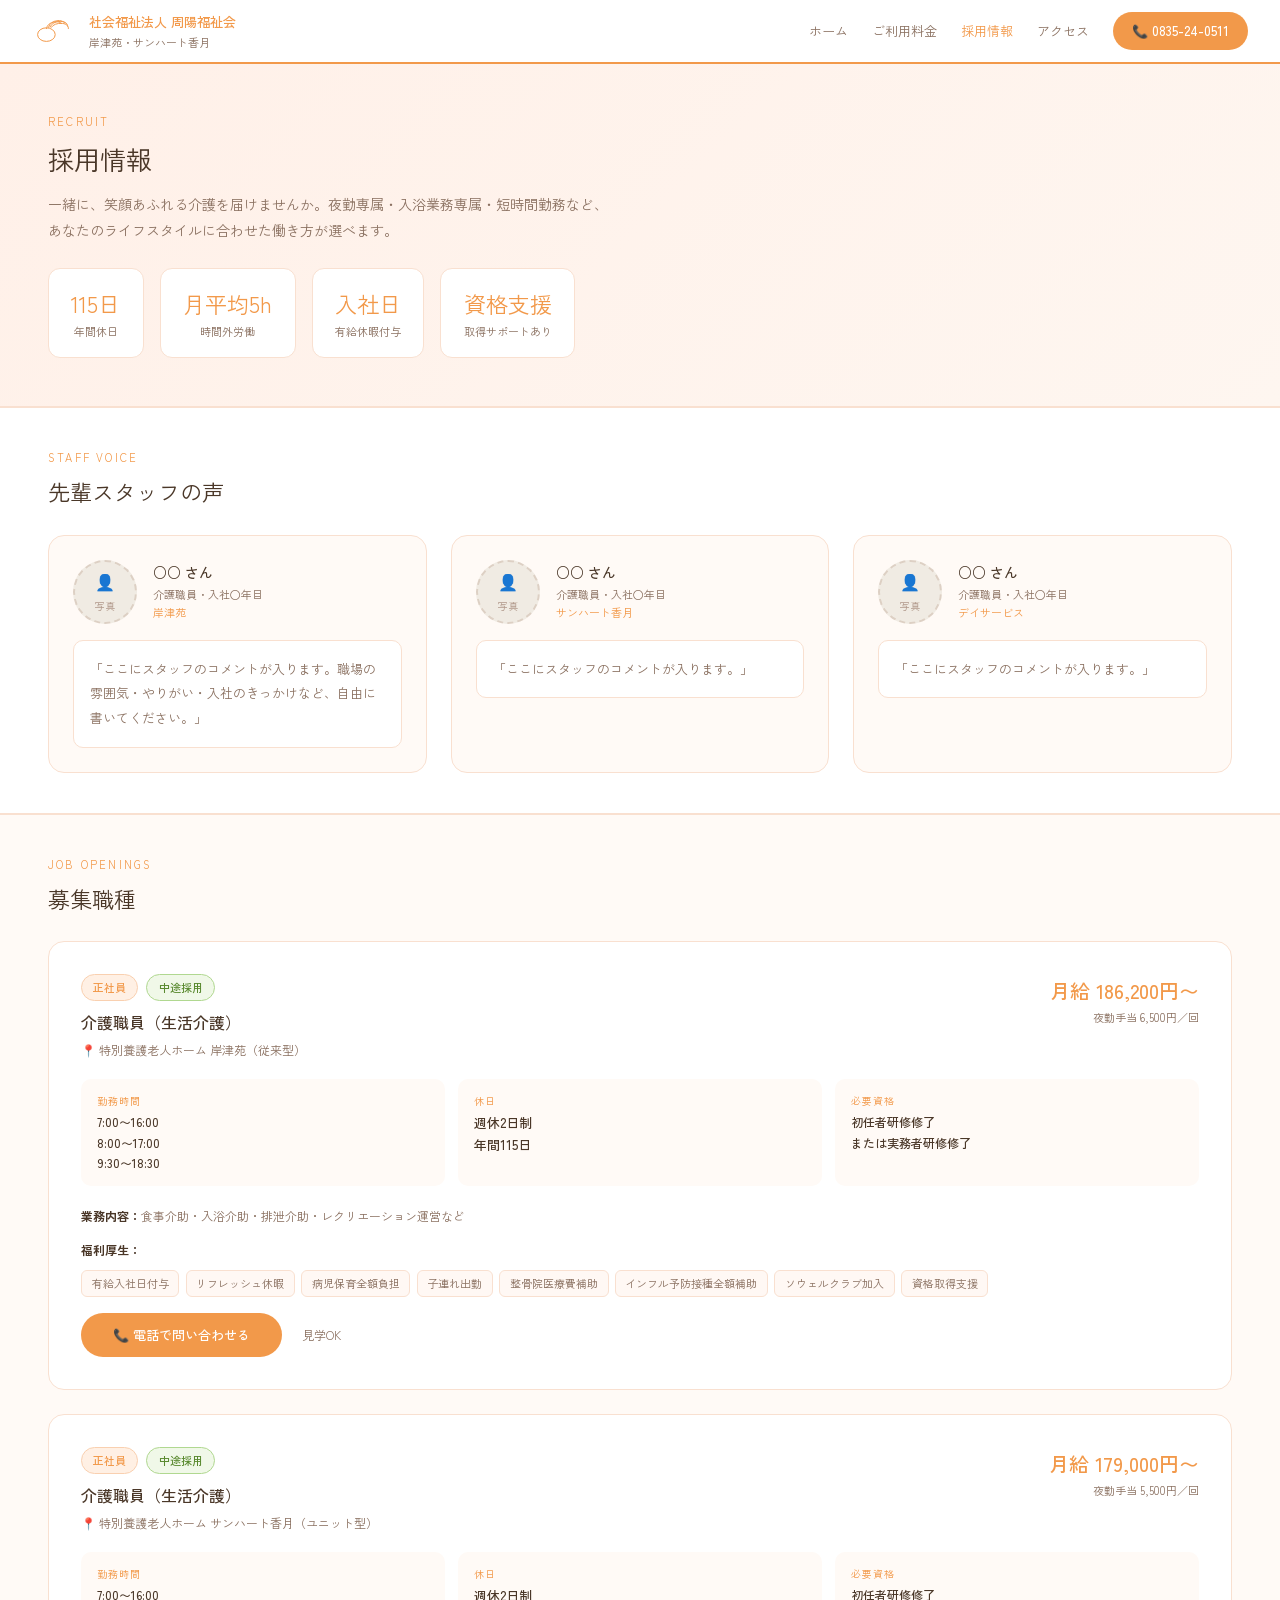
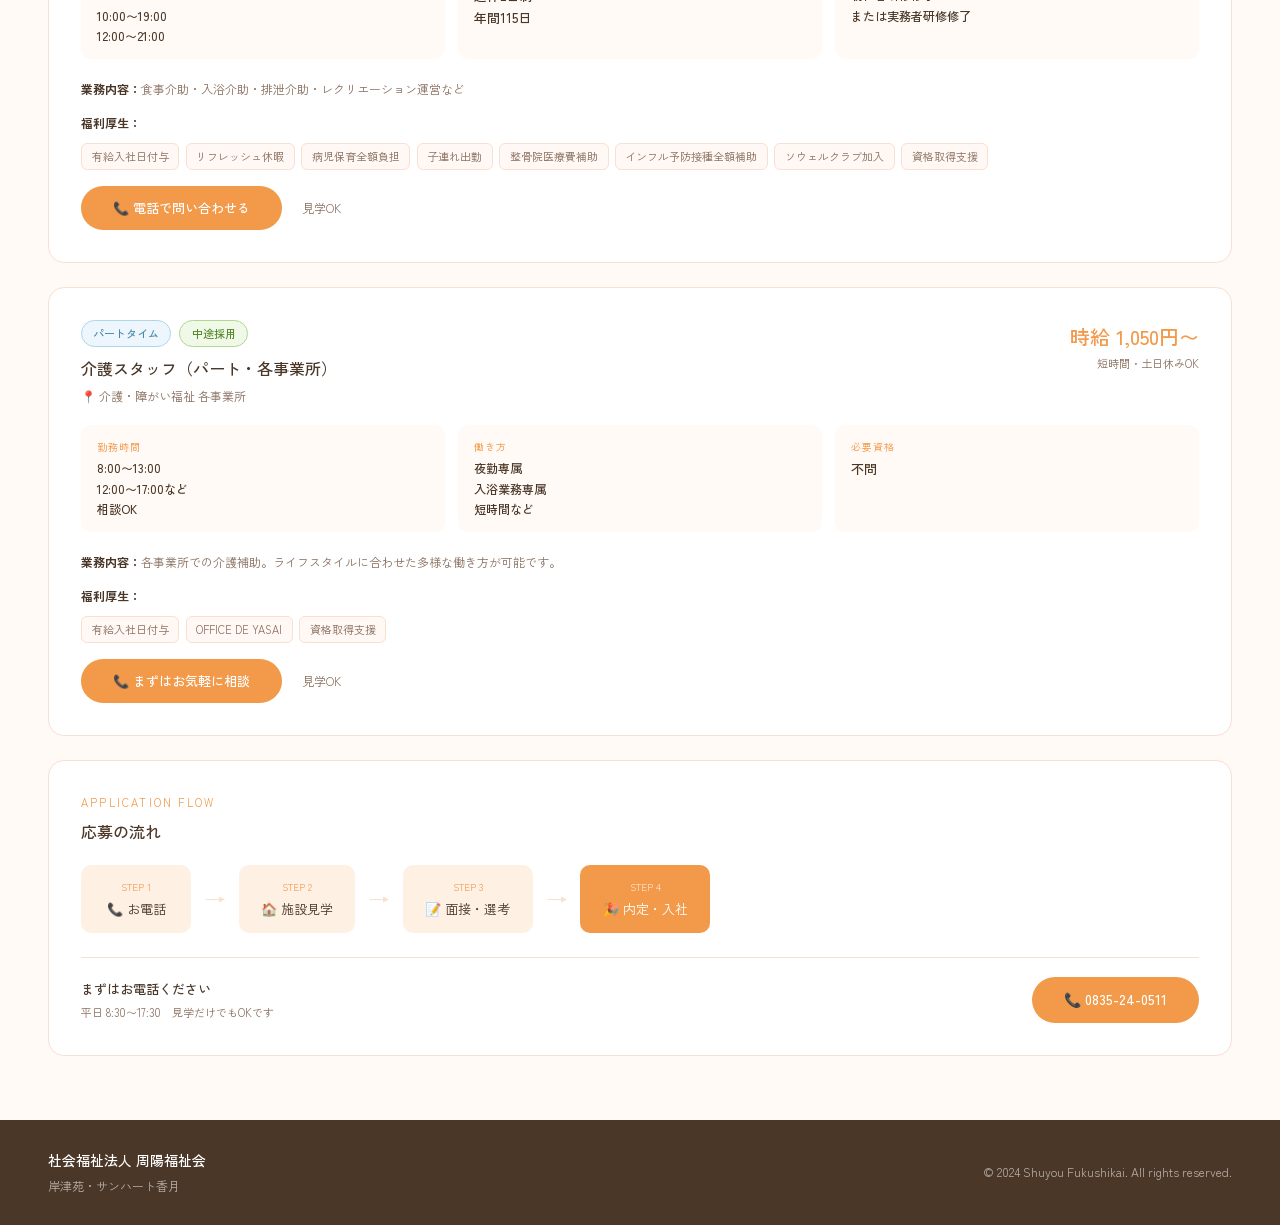
<file: recruit.html>
<!DOCTYPE html>
<html lang="ja">
<head>
<meta charset="UTF-8">
<meta name="viewport" content="width=device-width, initial-scale=1.0">
<meta name="description" content="社会福祉法人周陽福祉会の採用情報。介護職員・パートスタッフを募集中。年間休日115日、入社日有給付与、病児保育全額負担など充実した福利厚生。">
<title>採用情報｜社会福祉法人 周陽福祉会</title>
<link rel="stylesheet" href="style.css">
</head>
<body>

<nav>
  <a href="index.html" class="nav-logo">
    <svg width="44" height="32" viewBox="0 0 220 160" fill="none">
      <ellipse cx="72" cy="98" rx="44" ry="34" fill="none" stroke="#F2994A" stroke-width="5"/>
      <path d="M72 68 C75 50 90 38 115 34 C135 30 148 42 148 42" stroke="#F2994A" stroke-width="5" fill="none" stroke-linecap="round"/>
      <path d="M82 62 C88 42 104 30 130 28 C152 26 165 40 165 40" stroke="#F2994A" stroke-width="5" fill="none" stroke-linecap="round"/>
      <path d="M90 60 C98 42 116 32 144 32 C168 32 180 46 178 56" stroke="#F2994A" stroke-width="5" fill="none" stroke-linecap="round"/>
      <path d="M96 62 C106 48 124 40 152 42 C174 44 184 58 182 68" stroke="#F2994A" stroke-width="5" fill="none" stroke-linecap="round"/>
    </svg>
    <div class="nav-logo-text">
      <div class="name">社会福祉法人 周陽福祉会</div>
      <div class="sub">岸津苑・サンハート香月</div>
    </div>
  </a>
  <div class="nav-links">
    <a href="index.html">ホーム</a>
    <a href="price.html">ご利用料金</a>
    <a href="recruit.html" class="active">採用情報</a>
    <a href="index.html#access">アクセス</a>
    <a href="tel:0835-24-0511" class="nav-tel">📞 0835-24-0511</a>
  </div>
</nav>

<!-- ヘッダー -->
<div style="background:linear-gradient(135deg,#FFF0E8,#FEF6F0);padding:3rem;border-bottom:2px solid #F9E0D0">
  <div class="section-label">RECRUIT</div>
  <h1 style="font-size:26px;font-weight:400;margin-bottom:.6rem">採用情報</h1>
  <p style="font-size:14px;color:#8A7060;max-width:560px;line-height:1.9">一緒に、笑顔あふれる介護を届けませんか。夜勤専属・入浴業務専属・短時間勤務など、あなたのライフスタイルに合わせた働き方が選べます。</p>
  <div style="display:flex;gap:1rem;margin-top:1.5rem;flex-wrap:wrap">
    <div style="background:#fff;border-radius:12px;padding:1rem 1.4rem;border:1px solid #F9E0D0;text-align:center">
      <div style="font-size:22px;font-weight:400;color:#F2994A">115日</div>
      <div style="font-size:11px;color:#8A7060">年間休日</div>
    </div>
    <div style="background:#fff;border-radius:12px;padding:1rem 1.4rem;border:1px solid #F9E0D0;text-align:center">
      <div style="font-size:22px;font-weight:400;color:#F2994A">月平均5h</div>
      <div style="font-size:11px;color:#8A7060">時間外労働</div>
    </div>
    <div style="background:#fff;border-radius:12px;padding:1rem 1.4rem;border:1px solid #F9E0D0;text-align:center">
      <div style="font-size:22px;font-weight:400;color:#F2994A">入社日</div>
      <div style="font-size:11px;color:#8A7060">有給休暇付与</div>
    </div>
    <div style="background:#fff;border-radius:12px;padding:1rem 1.4rem;border:1px solid #F9E0D0;text-align:center">
      <div style="font-size:22px;font-weight:400;color:#F2994A">資格支援</div>
      <div style="font-size:11px;color:#8A7060">取得サポートあり</div>
    </div>
  </div>
</div>

<!-- ★スタッフの声 -->
<div style="padding:2.5rem 3rem;background:#fff;border-bottom:2px solid #F9E0D0">
  <div class="section-label">STAFF VOICE</div>
  <h2 class="section-title">先輩スタッフの声</h2>
  <div style="display:grid;grid-template-columns:repeat(3,1fr);gap:1.5rem">

    <!-- スタッフ1 ★写真・名前・コメントを入れてください -->
    <div style="background:#FFFAF6;border-radius:16px;padding:1.5rem;border:1.5px solid #F9E0D0">
      <div style="display:flex;align-items:center;gap:1rem;margin-bottom:1rem">
        <!-- ★写真を用意したら下の.img-slotを <img src="images/staff1.jpg" style="width:64px;height:64px;border-radius:50%;object-fit:cover"> に変更 -->
        <div class="img-slot" style="width:64px;height:64px;min-width:64px;border-radius:50%;font-size:10px;line-height:1.4;text-align:center">
          <span style="font-size:16px">👤</span>写真
        </div>
        <div>
          <div style="font-size:14px;font-weight:500">○○ さん</div><!-- ★名前 -->
          <div style="font-size:11px;color:#8A7060">介護職員・入社○年目</div><!-- ★役職・年数 -->
          <div style="font-size:11px;color:#F2994A">岸津苑</div><!-- ★所属施設 -->
        </div>
      </div>
      <div style="font-size:13px;color:#8A7060;line-height:1.9;background:#fff;border-radius:10px;padding:1rem;border:1px solid #F9E0D0">
        <!-- ★コメントをここに入れてください（2〜3文でOK） -->
        「ここにスタッフのコメントが入ります。職場の雰囲気・やりがい・入社のきっかけなど、自由に書いてください。」
      </div>
    </div>

    <!-- スタッフ2 -->
    <div style="background:#FFFAF6;border-radius:16px;padding:1.5rem;border:1.5px solid #F9E0D0">
      <div style="display:flex;align-items:center;gap:1rem;margin-bottom:1rem">
        <div class="img-slot" style="width:64px;height:64px;min-width:64px;border-radius:50%;font-size:10px;line-height:1.4;text-align:center">
          <span style="font-size:16px">👤</span>写真
        </div>
        <div>
          <div style="font-size:14px;font-weight:500">○○ さん</div>
          <div style="font-size:11px;color:#8A7060">介護職員・入社○年目</div>
          <div style="font-size:11px;color:#F2994A">サンハート香月</div>
        </div>
      </div>
      <div style="font-size:13px;color:#8A7060;line-height:1.9;background:#fff;border-radius:10px;padding:1rem;border:1px solid #F9E0D0">
        「ここにスタッフのコメントが入ります。」
      </div>
    </div>

    <!-- スタッフ3 -->
    <div style="background:#FFFAF6;border-radius:16px;padding:1.5rem;border:1.5px solid #F9E0D0">
      <div style="display:flex;align-items:center;gap:1rem;margin-bottom:1rem">
        <div class="img-slot" style="width:64px;height:64px;min-width:64px;border-radius:50%;font-size:10px;line-height:1.4;text-align:center">
          <span style="font-size:16px">👤</span>写真
        </div>
        <div>
          <div style="font-size:14px;font-weight:500">○○ さん</div>
          <div style="font-size:11px;color:#8A7060">介護職員・入社○年目</div>
          <div style="font-size:11px;color:#F2994A">デイサービス</div>
        </div>
      </div>
      <div style="font-size:13px;color:#8A7060;line-height:1.9;background:#fff;border-radius:10px;padding:1rem;border:1px solid #F9E0D0">
        「ここにスタッフのコメントが入ります。」
      </div>
    </div>

  </div>
</div>

<!-- 求人カード -->
<div style="padding:2.5rem 3rem">
  <div class="section-label">JOB OPENINGS</div>
  <h2 class="section-title">募集職種</h2>

  <!-- 岸津苑 正社員 -->
  <div class="card">
    <div style="display:flex;align-items:flex-start;justify-content:space-between;margin-bottom:1.2rem;gap:1rem">
      <div>
        <div style="display:flex;gap:.5rem;margin-bottom:.5rem">
          <span class="tag tag-seiki">正社員</span><span class="tag tag-chuto">中途採用</span>
        </div>
        <div style="font-size:16px;font-weight:500">介護職員（生活介護）</div>
        <div style="font-size:12px;color:#8A7060;margin-top:.2rem">📍 特別養護老人ホーム 岸津苑（従来型）</div>
      </div>
      <div style="text-align:right;white-space:nowrap">
        <!-- ★給与が変わったらここを編集 -->
        <div style="font-size:20px;font-weight:500;color:#F2994A">月給 186,200円〜</div>
        <div style="font-size:11px;color:#8A7060">夜勤手当 6,500円／回</div>
      </div>
    </div>
    <div class="info-grid">
      <div class="info-box"><div class="info-label">勤務時間</div><div class="info-value" style="font-size:12px">7:00〜16:00<br>8:00〜17:00<br>9:30〜18:30</div></div>
      <div class="info-box"><div class="info-label">休日</div><div class="info-value">週休2日制<br>年間115日</div></div>
      <div class="info-box"><div class="info-label">必要資格</div><div class="info-value" style="font-size:12px">初任者研修修了<br>または実務者研修修了</div></div>
    </div>
    <div style="font-size:12px;color:#8A7060;margin-bottom:.8rem;line-height:1.8"><strong style="color:#4A3728">業務内容：</strong>食事介助・入浴介助・排泄介助・レクリエーション運営など</div>
    <div style="font-size:12px;color:#8A7060;margin-bottom:1rem"><strong style="color:#4A3728">福利厚生：</strong>
      <div class="welfare-wrap">
        <span class="welfare-tag">有給入社日付与</span><span class="welfare-tag">リフレッシュ休暇</span><span class="welfare-tag">病児保育全額負担</span><span class="welfare-tag">子連れ出勤</span><span class="welfare-tag">整骨院医療費補助</span><span class="welfare-tag">インフル予防接種全額補助</span><span class="welfare-tag">ソウェルクラブ加入</span><span class="welfare-tag">資格取得支援</span>
      </div>
    </div>
    <a href="tel:0835-24-0511" class="btn-orange">📞 電話で問い合わせる</a>
    <span style="font-size:12px;color:#8A7060;margin-left:1rem">見学OK</span>
  </div>

  <!-- 香月 正社員 -->
  <div class="card">
    <div style="display:flex;align-items:flex-start;justify-content:space-between;margin-bottom:1.2rem;gap:1rem">
      <div>
        <div style="display:flex;gap:.5rem;margin-bottom:.5rem">
          <span class="tag tag-seiki">正社員</span><span class="tag tag-chuto">中途採用</span>
        </div>
        <div style="font-size:16px;font-weight:500">介護職員（生活介護）</div>
        <div style="font-size:12px;color:#8A7060;margin-top:.2rem">📍 特別養護老人ホーム サンハート香月（ユニット型）</div>
      </div>
      <div style="text-align:right;white-space:nowrap">
        <div style="font-size:20px;font-weight:500;color:#F2994A">月給 179,000円〜</div>
        <div style="font-size:11px;color:#8A7060">夜勤手当 5,500円／回</div>
      </div>
    </div>
    <div class="info-grid">
      <div class="info-box"><div class="info-label">勤務時間</div><div class="info-value" style="font-size:12px">7:00〜16:00<br>10:00〜19:00<br>12:00〜21:00</div></div>
      <div class="info-box"><div class="info-label">休日</div><div class="info-value">週休2日制<br>年間115日</div></div>
      <div class="info-box"><div class="info-label">必要資格</div><div class="info-value" style="font-size:12px">初任者研修修了<br>または実務者研修修了</div></div>
    </div>
    <div style="font-size:12px;color:#8A7060;margin-bottom:.8rem;line-height:1.8"><strong style="color:#4A3728">業務内容：</strong>食事介助・入浴介助・排泄介助・レクリエーション運営など</div>
    <div style="font-size:12px;color:#8A7060;margin-bottom:1rem"><strong style="color:#4A3728">福利厚生：</strong>
      <div class="welfare-wrap">
        <span class="welfare-tag">有給入社日付与</span><span class="welfare-tag">リフレッシュ休暇</span><span class="welfare-tag">病児保育全額負担</span><span class="welfare-tag">子連れ出勤</span><span class="welfare-tag">整骨院医療費補助</span><span class="welfare-tag">インフル予防接種全額補助</span><span class="welfare-tag">ソウェルクラブ加入</span><span class="welfare-tag">資格取得支援</span>
      </div>
    </div>
    <a href="tel:0835-24-0511" class="btn-orange">📞 電話で問い合わせる</a>
    <span style="font-size:12px;color:#8A7060;margin-left:1rem">見学OK</span>
  </div>

  <!-- パート -->
  <div class="card">
    <div style="display:flex;align-items:flex-start;justify-content:space-between;margin-bottom:1.2rem;gap:1rem">
      <div>
        <div style="display:flex;gap:.5rem;margin-bottom:.5rem">
          <span class="tag tag-part">パートタイム</span><span class="tag tag-chuto">中途採用</span>
        </div>
        <div style="font-size:16px;font-weight:500">介護スタッフ（パート・各事業所）</div>
        <div style="font-size:12px;color:#8A7060;margin-top:.2rem">📍 介護・障がい福祉 各事業所</div>
      </div>
      <div style="text-align:right;white-space:nowrap">
        <div style="font-size:20px;font-weight:500;color:#F2994A">時給 1,050円〜</div>
        <div style="font-size:11px;color:#8A7060">短時間・土日休みOK</div>
      </div>
    </div>
    <div class="info-grid">
      <div class="info-box"><div class="info-label">勤務時間</div><div class="info-value" style="font-size:12px">8:00〜13:00<br>12:00〜17:00など<br>相談OK</div></div>
      <div class="info-box"><div class="info-label">働き方</div><div class="info-value" style="font-size:12px">夜勤専属<br>入浴業務専属<br>短時間など</div></div>
      <div class="info-box"><div class="info-label">必要資格</div><div class="info-value">不問</div></div>
    </div>
    <div style="font-size:12px;color:#8A7060;margin-bottom:.8rem;line-height:1.8"><strong style="color:#4A3728">業務内容：</strong>各事業所での介護補助。ライフスタイルに合わせた多様な働き方が可能です。</div>
    <div style="font-size:12px;color:#8A7060;margin-bottom:1rem"><strong style="color:#4A3728">福利厚生：</strong>
      <div class="welfare-wrap">
        <span class="welfare-tag">有給入社日付与</span><span class="welfare-tag">OFFICE DE YASAI</span><span class="welfare-tag">資格取得支援</span>
      </div>
    </div>
    <a href="tel:0835-24-0511" class="btn-orange">📞 まずはお気軽に相談</a>
    <span style="font-size:12px;color:#8A7060;margin-left:1rem">見学OK</span>
  </div>

  <!-- 応募の流れ -->
  <div class="card">
    <div class="section-label">APPLICATION FLOW</div>
    <h3 style="font-size:16px;font-weight:500;margin-bottom:1.2rem">応募の流れ</h3>
    <div style="display:flex;align-items:center;gap:.8rem;flex-wrap:wrap">
      <div style="background:#FFF0E4;border-radius:10px;padding:.8rem 1.4rem;font-size:13px;text-align:center;min-width:110px">
        <div style="font-size:10px;color:#F2994A;margin-bottom:.2rem">STEP 1</div>📞 お電話
      </div>
      <div style="color:#F9E0D0;font-size:22px">→</div>
      <div style="background:#FFF0E4;border-radius:10px;padding:.8rem 1.4rem;font-size:13px;text-align:center;min-width:110px">
        <div style="font-size:10px;color:#F2994A;margin-bottom:.2rem">STEP 2</div>🏠 施設見学
      </div>
      <div style="color:#F9E0D0;font-size:22px">→</div>
      <div style="background:#FFF0E4;border-radius:10px;padding:.8rem 1.4rem;font-size:13px;text-align:center;min-width:110px">
        <div style="font-size:10px;color:#F2994A;margin-bottom:.2rem">STEP 3</div>📝 面接・選考
      </div>
      <div style="color:#F9E0D0;font-size:22px">→</div>
      <div style="background:#F2994A;border-radius:10px;padding:.8rem 1.4rem;font-size:13px;text-align:center;color:#fff;min-width:110px">
        <div style="font-size:10px;opacity:.8;margin-bottom:.2rem">STEP 4</div>🎉 内定・入社
      </div>
    </div>
    <div style="margin-top:1.5rem;padding-top:1.2rem;border-top:1px solid #F9E0D0;display:flex;align-items:center;justify-content:space-between">
      <div>
        <div style="font-size:13px;font-weight:500;margin-bottom:.2rem">まずはお電話ください</div>
        <div style="font-size:11px;color:#8A7060">平日 8:30〜17:30　見学だけでもOKです</div>
      </div>
      <a href="tel:0835-24-0511" class="btn-orange" style="font-size:14px">📞 0835-24-0511</a>
    </div>
  </div>
</div>

<footer>
  <div>
    <div class="footer-name">社会福祉法人 周陽福祉会</div>
    <div>岸津苑・サンハート香月</div>
  </div>
  <div>© 2024 Shuyou Fukushikai. All rights reserved.</div>
</footer>

</body>
</html>
</file>
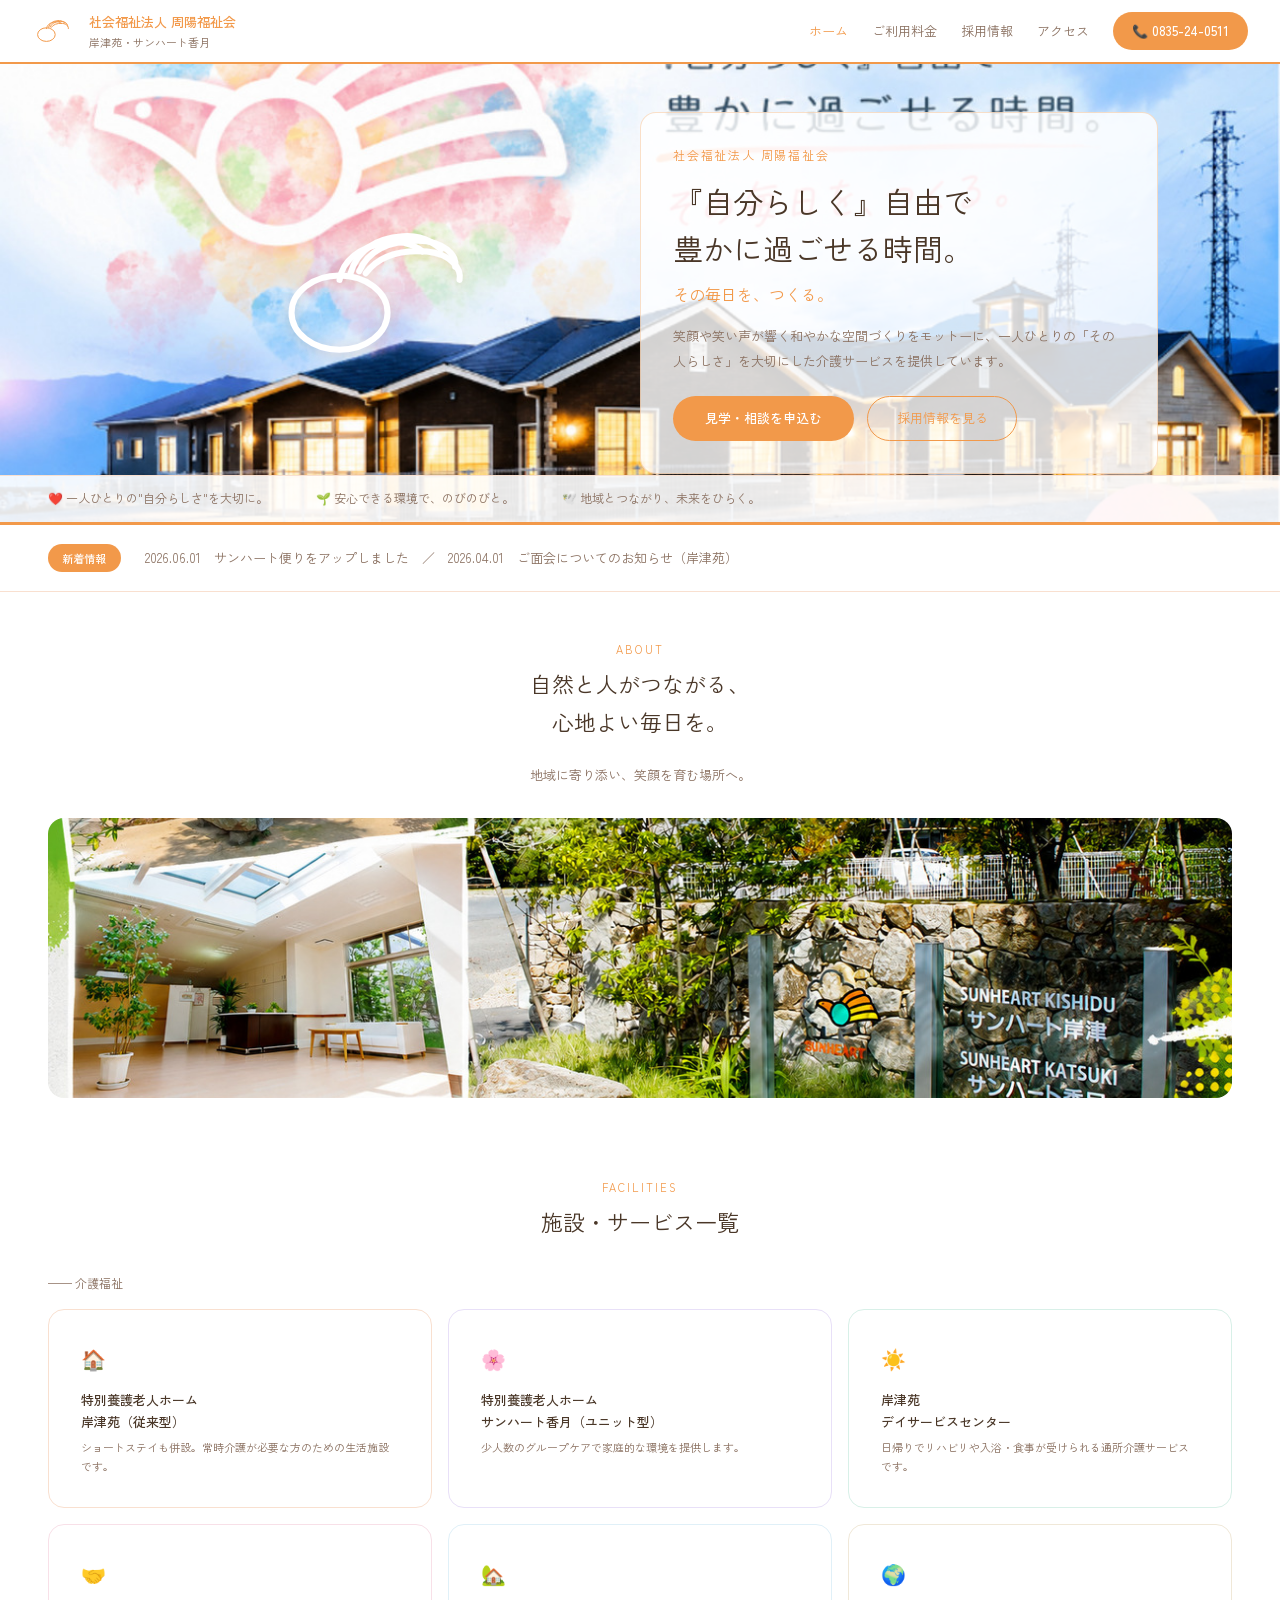
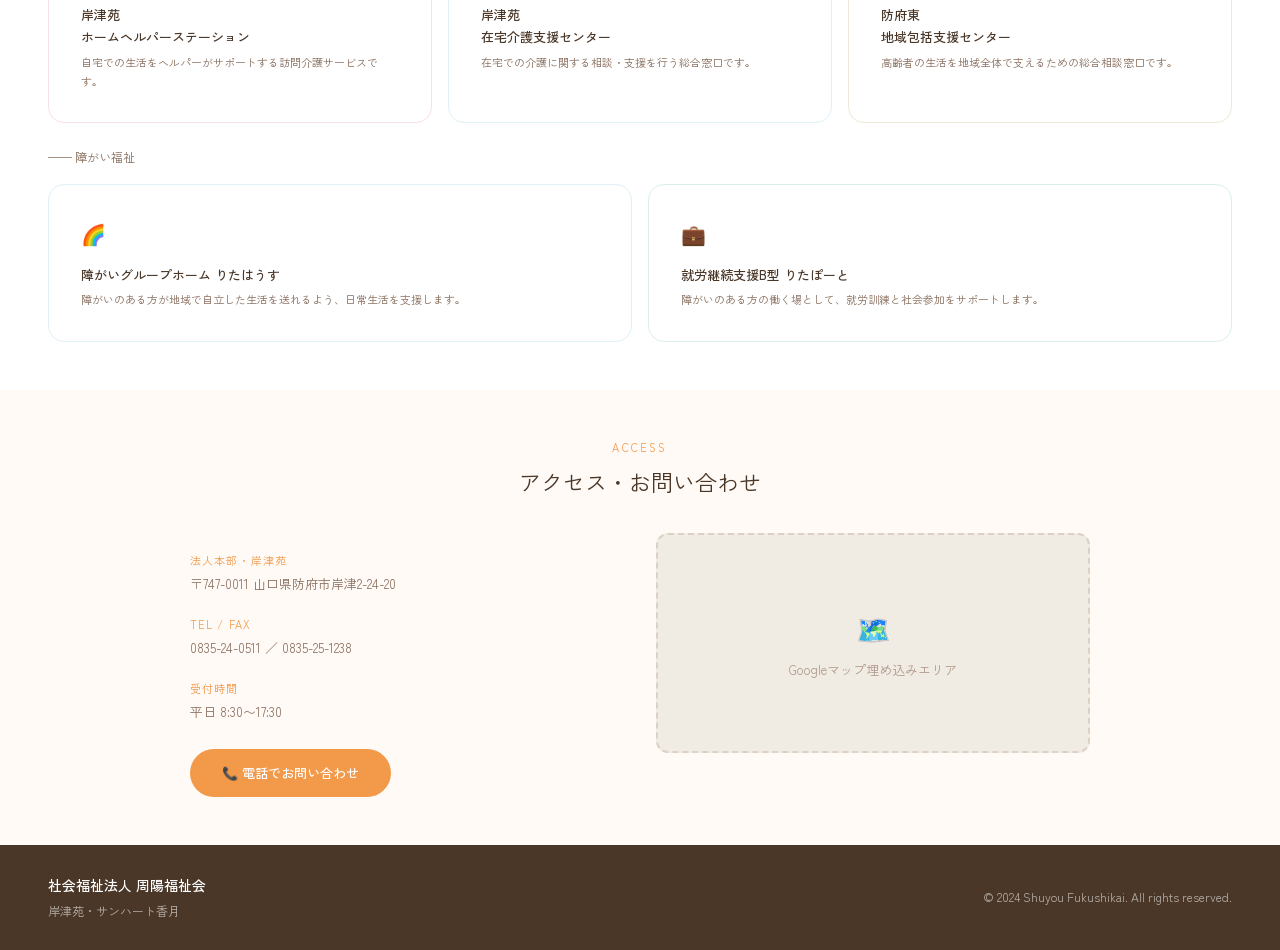
<file: shuyou/index (1).html>
<!DOCTYPE html>
<html lang="ja">
<head>
<meta charset="UTF-8">
<meta name="viewport" content="width=device-width, initial-scale=1.0">
<meta name="description" content="社会福祉法人周陽福祉会「岸津苑」は、「自分らしく」自由で豊かに過ごせる安らぎの時間をモットーに、笑顔や笑い声が響く和やかな空間づくりを行っています。">
<title>社会福祉法人 周陽福祉会｜岸津苑・サンハート香月</title>
<link rel="stylesheet" href="style.css">
</head>
<body>

<!-- ナビゲーション -->
<nav>
  <a href="index.html" class="nav-logo">
    <svg width="44" height="32" viewBox="0 0 220 160" fill="none">
      <ellipse cx="72" cy="98" rx="44" ry="34" fill="none" stroke="#F2994A" stroke-width="5"/>
      <path d="M72 68 C75 50 90 38 115 34 C135 30 148 42 148 42" stroke="#F2994A" stroke-width="5" fill="none" stroke-linecap="round"/>
      <path d="M82 62 C88 42 104 30 130 28 C152 26 165 40 165 40" stroke="#F2994A" stroke-width="5" fill="none" stroke-linecap="round"/>
      <path d="M90 60 C98 42 116 32 144 32 C168 32 180 46 178 56" stroke="#F2994A" stroke-width="5" fill="none" stroke-linecap="round"/>
      <path d="M96 62 C106 48 124 40 152 42 C174 44 184 58 182 68" stroke="#F2994A" stroke-width="5" fill="none" stroke-linecap="round"/>
    </svg>
    <div class="nav-logo-text">
      <div class="name">社会福祉法人 周陽福祉会</div>
      <div class="sub">岸津苑・サンハート香月</div>
    </div>
  </a>
  <div class="nav-links">
    <a href="index.html" class="active">ホーム</a>
    <a href="price.html">ご利用料金</a>
    <a href="recruit.html">採用情報</a>
    <a href="#access">アクセス</a>
    <a href="tel:0835-24-0511" class="nav-tel">📞 0835-24-0511</a>
  </div>
</nav>

<!-- ヒーロー -->
<!-- ★画像①（hero-image.jpg）を用意したら src="images/hero-image.jpg" に変更してください -->
<div style="position:relative;overflow:hidden;min-height:460px;border-bottom:3px solid #F2994A;display:flex;align-items:center">

  <!-- 背景：画像が入るまでの水彩パステル -->
  <!-- 画像を使う場合はこの<svg>を削除して下の<img>のコメントを外してください -->
  <svg style="position:absolute;inset:0;width:100%;height:100%" viewBox="0 0 1200 460" preserveAspectRatio="xMidYMid slice" xmlns="http://www.w3.org/2000/svg">
    <filter id="b"><feGaussianBlur stdDeviation="28"/></filter>
    <g filter="url(#b)" opacity=".5">
      <ellipse cx="120" cy="100" rx="90" ry="80" fill="#F4A7B9"/>
      <ellipse cx="200" cy="80" rx="90" ry="80" fill="#F4A7B9"/>
      <ellipse cx="340" cy="160" rx="100" ry="90" fill="#F9C5A0"/>
      <ellipse cx="440" cy="130" rx="100" ry="90" fill="#F9C5A0"/>
      <ellipse cx="160" cy="260" rx="80" ry="72" fill="#FAE0A0"/>
      <ellipse cx="580" cy="90" rx="90" ry="80" fill="#A8D8C8"/>
      <ellipse cx="820" cy="140" rx="95" ry="85" fill="#A8C8F0"/>
      <ellipse cx="1000" cy="240" rx="90" ry="80" fill="#C8B4E8"/>
      <ellipse cx="420" cy="340" rx="100" ry="90" fill="#F4A7B9"/>
      <ellipse cx="900" cy="380" rx="110" ry="95" fill="#F9C5A0"/>
      <ellipse cx="700" cy="300" rx="85" ry="76" fill="#C8E8A8"/>
    </g>
    <rect width="1200" height="460" fill="rgba(255,250,246,0.3)"/>
  </svg>
  <img src="images/hero-image.jpg" style="position:absolute;inset:0;width:100%;height:100%;object-fit:cover" alt="周陽福祉会">

  <div style="position:relative;z-index:1;display:grid;grid-template-columns:1fr 1fr;width:100%;max-width:1100px;margin:0 auto;padding:3rem 2rem;align-items:center">
    <!-- 鳥ロゴ -->
    <div style="display:flex;align-items:center;justify-content:center">
      <svg width="240" height="180" viewBox="0 0 220 160" fill="none">
        <filter id="s"><feDropShadow dx="0" dy="2" stdDeviation="5" flood-color="rgba(242,153,74,0.25)"/></filter>
        <g filter="url(#s)">
          <ellipse cx="72" cy="98" rx="44" ry="34" fill="none" stroke="#fff" stroke-width="5.5"/>
          <path d="M72 68 C75 50 90 38 115 34 C135 30 148 42 148 42" stroke="#fff" stroke-width="5.5" fill="none" stroke-linecap="round"/>
          <path d="M82 62 C88 42 104 30 130 28 C152 26 165 40 165 40" stroke="#fff" stroke-width="5.5" fill="none" stroke-linecap="round"/>
          <path d="M90 60 C98 42 116 32 144 32 C168 32 180 46 178 56" stroke="#fff" stroke-width="5.5" fill="none" stroke-linecap="round"/>
          <path d="M96 62 C106 48 124 40 152 42 C174 44 184 58 182 68" stroke="#fff" stroke-width="5.5" fill="none" stroke-linecap="round"/>
        </g>
      </svg>
    </div>
    <!-- テキスト -->
    <div>
      <div style="background:rgba(255,255,255,0.82);border-radius:16px;padding:2rem;border:1.5px solid rgba(242,153,74,0.3)">
        <div style="font-size:12px;letter-spacing:.15em;color:#F2994A;margin-bottom:.8rem">社会福祉法人 周陽福祉会</div>
        <h1 style="font-size:clamp(20px,2.8vw,30px);font-weight:400;line-height:1.55;margin-bottom:.6rem">『自分らしく』自由で<br>豊かに過ごせる時間。</h1>
        <p style="font-size:16px;color:#F2994A;margin-bottom:1rem">その毎日を、つくる。</p>
        <p style="font-size:13px;color:#8A7060;line-height:1.9;margin-bottom:1.4rem">笑顔や笑い声が響く和やかな空間づくりをモットーに、一人ひとりの「その人らしさ」を大切にした介護サービスを提供しています。</p>
        <div style="display:flex;gap:.8rem;flex-wrap:wrap">
          <a href="#access" class="btn-orange">見学・相談を申込む</a>
          <a href="recruit.html" class="btn-outline">採用情報を見る</a>
        </div>
      </div>
    </div>
  </div>

  <!-- 3つのキャッチ -->
  <div style="position:absolute;bottom:0;left:0;right:0;background:rgba(255,255,255,0.9);padding:.8rem 3rem;display:flex;gap:3rem;border-top:1px solid #F9E0D0;z-index:2">
    <div style="font-size:12px;color:#8A7060">❤️ 一人ひとりの"自分らしさ"を大切に。</div>
    <div style="font-size:12px;color:#8A7060">🌱 安心できる環境で、のびのびと。</div>
    <div style="font-size:12px;color:#8A7060">🕊️ 地域とつながり、未来をひらく。</div>
  </div>
</div>

<!-- 新着情報 -->
<div style="background:#fff;border-bottom:1px solid #F9E0D0;padding:1.2rem 3rem;display:flex;align-items:center;gap:1.5rem">
  <div style="background:#F2994A;color:#fff;font-size:11px;padding:.3rem .9rem;border-radius:999px;white-space:nowrap;font-weight:500">新着情報</div>
  <div style="font-size:13px;color:#8A7060">
    <!-- ★苑だよりを更新する際はここを編集してください -->
    2026.06.01　サンハート便りをアップしました　／　2026.04.01　ご面会についてのお知らせ（岸津苑）
  </div>
</div>

<!-- 施設紹介エリア -->
<div style="padding:3rem;background:#fff">
  <div style="text-align:center;margin-bottom:2rem">
    <div class="section-label">ABOUT</div>
    <h2 class="section-title" style="text-align:center">自然と人がつながる、<br>心地よい毎日を。</h2>
    <p style="font-size:13px;color:#8A7060">地域に寄り添い、笑顔を育む場所へ。</p>
  </div>
  <!-- ★画像②（about-image.jpg）を用意したら src="images/about-image.jpg" に変更 -->
  <img src="images/about-image.jpg" style="width:100%;height:280px;object-fit:cover;border-radius:16px;margin-bottom:2rem" alt="施設紹介">
</div>

<!-- 施設一覧 -->
<div style="padding:0 3rem 3rem;background:#fff">
  <div style="text-align:center;margin-bottom:2rem">
    <div class="section-label">FACILITIES</div>
    <h2 class="section-title" style="text-align:center">施設・サービス一覧</h2>
  </div>

  <p style="font-size:12px;color:#8A7060;margin-bottom:1rem">── 介護福祉</p>
  <div style="display:grid;grid-template-columns:repeat(3,1fr);gap:1rem;margin-bottom:1.5rem">
    <div class="card" style="margin-bottom:0">
      <div style="font-size:20px;margin-bottom:.8rem">🏠</div>
      <div style="font-size:13px;font-weight:500;margin-bottom:.3rem">特別養護老人ホーム<br>岸津苑（従来型）</div>
      <div style="font-size:11px;color:#8A7060;line-height:1.7">ショートステイも併設。常時介護が必要な方のための生活施設です。</div>
    </div>
    <div class="card" style="margin-bottom:0;border-color:#E8E0F8">
      <div style="font-size:20px;margin-bottom:.8rem">🌸</div>
      <div style="font-size:13px;font-weight:500;margin-bottom:.3rem">特別養護老人ホーム<br>サンハート香月（ユニット型）</div>
      <div style="font-size:11px;color:#8A7060;line-height:1.7">少人数のグループケアで家庭的な環境を提供します。</div>
    </div>
    <div class="card" style="margin-bottom:0;border-color:#D8F0E8">
      <div style="font-size:20px;margin-bottom:.8rem">☀️</div>
      <div style="font-size:13px;font-weight:500;margin-bottom:.3rem">岸津苑<br>デイサービスセンター</div>
      <div style="font-size:11px;color:#8A7060;line-height:1.7">日帰りでリハビリや入浴・食事が受けられる通所介護サービスです。</div>
    </div>
    <div class="card" style="margin-bottom:0;border-color:#F8E0E8">
      <div style="font-size:20px;margin-bottom:.8rem">🤝</div>
      <div style="font-size:13px;font-weight:500;margin-bottom:.3rem">岸津苑<br>ホームヘルパーステーション</div>
      <div style="font-size:11px;color:#8A7060;line-height:1.7">自宅での生活をヘルパーがサポートする訪問介護サービスです。</div>
    </div>
    <div class="card" style="margin-bottom:0;border-color:#E0F0F8">
      <div style="font-size:20px;margin-bottom:.8rem">🏡</div>
      <div style="font-size:13px;font-weight:500;margin-bottom:.3rem">岸津苑<br>在宅介護支援センター</div>
      <div style="font-size:11px;color:#8A7060;line-height:1.7">在宅での介護に関する相談・支援を行う総合窓口です。</div>
    </div>
    <div class="card" style="margin-bottom:0;border-color:#F0E8D8">
      <div style="font-size:20px;margin-bottom:.8rem">🌍</div>
      <div style="font-size:13px;font-weight:500;margin-bottom:.3rem">防府東<br>地域包括支援センター</div>
      <div style="font-size:11px;color:#8A7060;line-height:1.7">高齢者の生活を地域全体で支えるための総合相談窓口です。</div>
    </div>
  </div>

  <p style="font-size:12px;color:#8A7060;margin-bottom:1rem">── 障がい福祉</p>
  <div style="display:grid;grid-template-columns:repeat(2,1fr);gap:1rem">
    <div class="card" style="margin-bottom:0;border-color:#E0F0F8">
      <div style="font-size:20px;margin-bottom:.8rem">🌈</div>
      <div style="font-size:13px;font-weight:500;margin-bottom:.3rem">障がいグループホーム りたはうす</div>
      <div style="font-size:11px;color:#8A7060;line-height:1.7">障がいのある方が地域で自立した生活を送れるよう、日常生活を支援します。</div>
    </div>
    <div class="card" style="margin-bottom:0;border-color:#D8F0E8">
      <div style="font-size:20px;margin-bottom:.8rem">💼</div>
      <div style="font-size:13px;font-weight:500;margin-bottom:.3rem">就労継続支援B型 りたぽーと</div>
      <div style="font-size:11px;color:#8A7060;line-height:1.7">障がいのある方の働く場として、就労訓練と社会参加をサポートします。</div>
    </div>
  </div>
</div>

<!-- アクセス -->
<div id="access" style="background:var(--cream);padding:3rem">
  <div style="text-align:center;margin-bottom:2rem">
    <div class="section-label">ACCESS</div>
    <h2 class="section-title" style="text-align:center">アクセス・お問い合わせ</h2>
  </div>
  <div style="display:grid;grid-template-columns:1fr 1fr;gap:2rem;max-width:900px;margin:0 auto">
    <dl style="font-size:13px;line-height:2">
      <dt style="font-size:11px;letter-spacing:.1em;color:#F2994A;margin-top:1rem">法人本部・岸津苑</dt>
      <dd style="color:#8A7060">〒747-0011 山口県防府市岸津2-24-20</dd>
      <dt style="font-size:11px;letter-spacing:.1em;color:#F2994A;margin-top:1rem">TEL / FAX</dt>
      <dd style="color:#8A7060">0835-24-0511 ／ 0835-25-1238</dd>
      <dt style="font-size:11px;letter-spacing:.1em;color:#F2994A;margin-top:1rem">受付時間</dt>
      <dd style="color:#8A7060">平日 8:30〜17:30</dd>
      <div style="margin-top:1.5rem">
        <a href="tel:0835-24-0511" class="btn-orange">📞 電話でお問い合わせ</a>
      </div>
    </dl>
    <!-- ★Googleマップの埋め込みコードをここに貼ってください -->
    <div class="img-slot" style="border-radius:12px;height:220px;font-size:13px">
      <span style="font-size:28px">🗺️</span>
      Googleマップ埋め込みエリア
    </div>
  </div>
</div>

<footer>
  <div>
    <div class="footer-name">社会福祉法人 周陽福祉会</div>
    <div>岸津苑・サンハート香月</div>
  </div>
  <div>© 2024 Shuyou Fukushikai. All rights reserved.</div>
</footer>

</body>
</html>
</file>
<file: style.css>
/* ===== 周陽福祉会 共通スタイル ===== */
@import url('https://fonts.googleapis.com/css2?family=Zen+Kaku+Gothic+New:wght@300;400;500&display=swap');

*, *::before, *::after { margin: 0; padding: 0; box-sizing: border-box; }

:root {
  --orange:    #F2994A;
  --orange-lt: #FFF0E8;
  --text:      #4A3728;
  --muted:     #8A7060;
  --cream:     #FFFAF6;
  --white:     #ffffff;
  --border:    #F9E0D0;
  --border-md: #DDD0C4;
}

body {
  font-family: 'Zen Kaku Gothic New', 'Hiragino Kaku Gothic ProN', 'Yu Gothic', sans-serif;
  background: var(--cream);
  color: var(--text);
  line-height: 1.7;
  font-weight: 400;
}

a { text-decoration: none; color: inherit; }
img { max-width: 100%; height: auto; display: block; }

/* ===== ナビゲーション ===== */
nav {
  position: sticky;
  top: 0;
  z-index: 100;
  background: rgba(255,255,255,0.96);
  border-bottom: 2px solid var(--orange);
  padding: 0 2rem;
  display: flex;
  align-items: center;
  justify-content: space-between;
  height: 64px;
}

.nav-logo {
  display: flex;
  align-items: center;
  gap: .8rem;
}

.nav-logo-text .name {
  font-size: 13px;
  font-weight: 500;
  color: var(--orange);
}

.nav-logo-text .sub {
  font-size: 11px;
  color: var(--muted);
}

.nav-links {
  display: flex;
  gap: 1.5rem;
  align-items: center;
}

.nav-links a {
  font-size: 13px;
  color: var(--muted);
  transition: color .2s;
}

.nav-links a:hover,
.nav-links a.active { color: var(--orange); }

.nav-tel {
  background: var(--orange);
  color: #fff !important;
  padding: .5rem 1.2rem;
  border-radius: 999px;
  font-size: 13px;
  font-weight: 500;
}

/* ===== フッター ===== */
footer {
  background: #4A3728;
  color: rgba(255,255,255,.6);
  padding: 1.8rem 3rem;
  display: flex;
  justify-content: space-between;
  align-items: center;
  font-size: 12px;
}

footer .footer-name {
  font-size: 14px;
  color: #fff;
  font-weight: 500;
  margin-bottom: .2rem;
}

/* ===== 共通パーツ ===== */
.section-label {
  font-size: 11px;
  letter-spacing: .2em;
  color: var(--orange);
  text-transform: uppercase;
  margin-bottom: .4rem;
}

.section-title {
  font-size: 22px;
  font-weight: 400;
  margin-bottom: 1.5rem;
}

.btn-orange {
  display: inline-block;
  background: var(--orange);
  color: #fff;
  padding: .7rem 2rem;
  border-radius: 999px;
  font-size: 13px;
  font-weight: 500;
  transition: opacity .2s;
}

.btn-orange:hover { opacity: .85; }

.btn-outline {
  display: inline-block;
  border: 1.5px solid var(--orange);
  color: var(--orange);
  padding: .65rem 1.8rem;
  border-radius: 999px;
  font-size: 13px;
  transition: all .2s;
}

.btn-outline:hover { background: var(--orange); color: #fff; }

/* 画像プレースホルダー */
.img-slot {
  background: #F0EBE3;
  border: 2px dashed var(--border-md);
  display: flex;
  flex-direction: column;
  align-items: center;
  justify-content: center;
  gap: .4rem;
  color: #B0988A;
  font-size: 12px;
  text-align: center;
}

/* タグ */
.tag {
  display: inline-block;
  font-size: 11px;
  padding: .2rem .7rem;
  border-radius: 999px;
  font-weight: 500;
}
.tag-seiki  { background: #FFF0E4; color: var(--orange); border: 1px solid #F9D0B0; }
.tag-part   { background: #EDF6FC; color: #4A8AB0;       border: 1px solid #B0D4E8; }
.tag-chuto  { background: #F0F8E8; color: #5A8A30;       border: 1px solid #B0D890; }

/* カード */
.card {
  background: var(--white);
  border-radius: 16px;
  border: 1.5px solid var(--border);
  padding: 2rem;
  margin-bottom: 1.5rem;
}

.welfare-wrap { display: flex; flex-wrap: wrap; gap: .4rem; margin-top: .6rem; }
.welfare-tag {
  font-size: 11px;
  background: #FFF8F4;
  color: var(--muted);
  padding: .2rem .6rem;
  border-radius: 6px;
  border: 1px solid var(--border);
}

.info-grid {
  display: grid;
  grid-template-columns: repeat(3, 1fr);
  gap: .8rem;
  margin-bottom: 1.2rem;
}

.info-box {
  background: var(--cream);
  border-radius: 10px;
  padding: .8rem 1rem;
}

.info-box .info-label {
  font-size: 10px;
  letter-spacing: .1em;
  color: var(--orange);
  margin-bottom: .2rem;
}

.info-box .info-value {
  font-size: 13px;
  font-weight: 500;
}
</file>
<file: shuyou/style.css>
/* ===== 周陽福祉会 共通スタイル ===== */
@import url('https://fonts.googleapis.com/css2?family=Zen+Kaku+Gothic+New:wght@300;400;500&display=swap');

*, *::before, *::after { margin: 0; padding: 0; box-sizing: border-box; }

:root {
  --orange:    #F2994A;
  --orange-lt: #FFF0E8;
  --text:      #4A3728;
  --muted:     #8A7060;
  --cream:     #FFFAF6;
  --white:     #ffffff;
  --border:    #F9E0D0;
  --border-md: #DDD0C4;
}

body {
  font-family: 'Zen Kaku Gothic New', 'Hiragino Kaku Gothic ProN', 'Yu Gothic', sans-serif;
  background: var(--cream);
  color: var(--text);
  line-height: 1.7;
  font-weight: 400;
}

a { text-decoration: none; color: inherit; }
img { max-width: 100%; height: auto; display: block; }

/* ===== ナビゲーション ===== */
nav {
  position: sticky;
  top: 0;
  z-index: 100;
  background: rgba(255,255,255,0.96);
  border-bottom: 2px solid var(--orange);
  padding: 0 2rem;
  display: flex;
  align-items: center;
  justify-content: space-between;
  height: 64px;
}

.nav-logo {
  display: flex;
  align-items: center;
  gap: .8rem;
}

.nav-logo-text .name {
  font-size: 13px;
  font-weight: 500;
  color: var(--orange);
}

.nav-logo-text .sub {
  font-size: 11px;
  color: var(--muted);
}

.nav-links {
  display: flex;
  gap: 1.5rem;
  align-items: center;
}

.nav-links a {
  font-size: 13px;
  color: var(--muted);
  transition: color .2s;
}

.nav-links a:hover,
.nav-links a.active { color: var(--orange); }

.nav-tel {
  background: var(--orange);
  color: #fff !important;
  padding: .5rem 1.2rem;
  border-radius: 999px;
  font-size: 13px;
  font-weight: 500;
}

/* ===== フッター ===== */
footer {
  background: #4A3728;
  color: rgba(255,255,255,.6);
  padding: 1.8rem 3rem;
  display: flex;
  justify-content: space-between;
  align-items: center;
  font-size: 12px;
}

footer .footer-name {
  font-size: 14px;
  color: #fff;
  font-weight: 500;
  margin-bottom: .2rem;
}

/* ===== 共通パーツ ===== */
.section-label {
  font-size: 11px;
  letter-spacing: .2em;
  color: var(--orange);
  text-transform: uppercase;
  margin-bottom: .4rem;
}

.section-title {
  font-size: 22px;
  font-weight: 400;
  margin-bottom: 1.5rem;
}

.btn-orange {
  display: inline-block;
  background: var(--orange);
  color: #fff;
  padding: .7rem 2rem;
  border-radius: 999px;
  font-size: 13px;
  font-weight: 500;
  transition: opacity .2s;
}

.btn-orange:hover { opacity: .85; }

.btn-outline {
  display: inline-block;
  border: 1.5px solid var(--orange);
  color: var(--orange);
  padding: .65rem 1.8rem;
  border-radius: 999px;
  font-size: 13px;
  transition: all .2s;
}

.btn-outline:hover { background: var(--orange); color: #fff; }

/* 画像プレースホルダー */
.img-slot {
  background: #F0EBE3;
  border: 2px dashed var(--border-md);
  display: flex;
  flex-direction: column;
  align-items: center;
  justify-content: center;
  gap: .4rem;
  color: #B0988A;
  font-size: 12px;
  text-align: center;
}

/* タグ */
.tag {
  display: inline-block;
  font-size: 11px;
  padding: .2rem .7rem;
  border-radius: 999px;
  font-weight: 500;
}
.tag-seiki  { background: #FFF0E4; color: var(--orange); border: 1px solid #F9D0B0; }
.tag-part   { background: #EDF6FC; color: #4A8AB0;       border: 1px solid #B0D4E8; }
.tag-chuto  { background: #F0F8E8; color: #5A8A30;       border: 1px solid #B0D890; }

/* カード */
.card {
  background: var(--white);
  border-radius: 16px;
  border: 1.5px solid var(--border);
  padding: 2rem;
  margin-bottom: 1.5rem;
}

.welfare-wrap { display: flex; flex-wrap: wrap; gap: .4rem; margin-top: .6rem; }
.welfare-tag {
  font-size: 11px;
  background: #FFF8F4;
  color: var(--muted);
  padding: .2rem .6rem;
  border-radius: 6px;
  border: 1px solid var(--border);
}

.info-grid {
  display: grid;
  grid-template-columns: repeat(3, 1fr);
  gap: .8rem;
  margin-bottom: 1.2rem;
}

.info-box {
  background: var(--cream);
  border-radius: 10px;
  padding: .8rem 1rem;
}

.info-box .info-label {
  font-size: 10px;
  letter-spacing: .1em;
  color: var(--orange);
  margin-bottom: .2rem;
}

.info-box .info-value {
  font-size: 13px;
  font-weight: 500;
}
</file>
